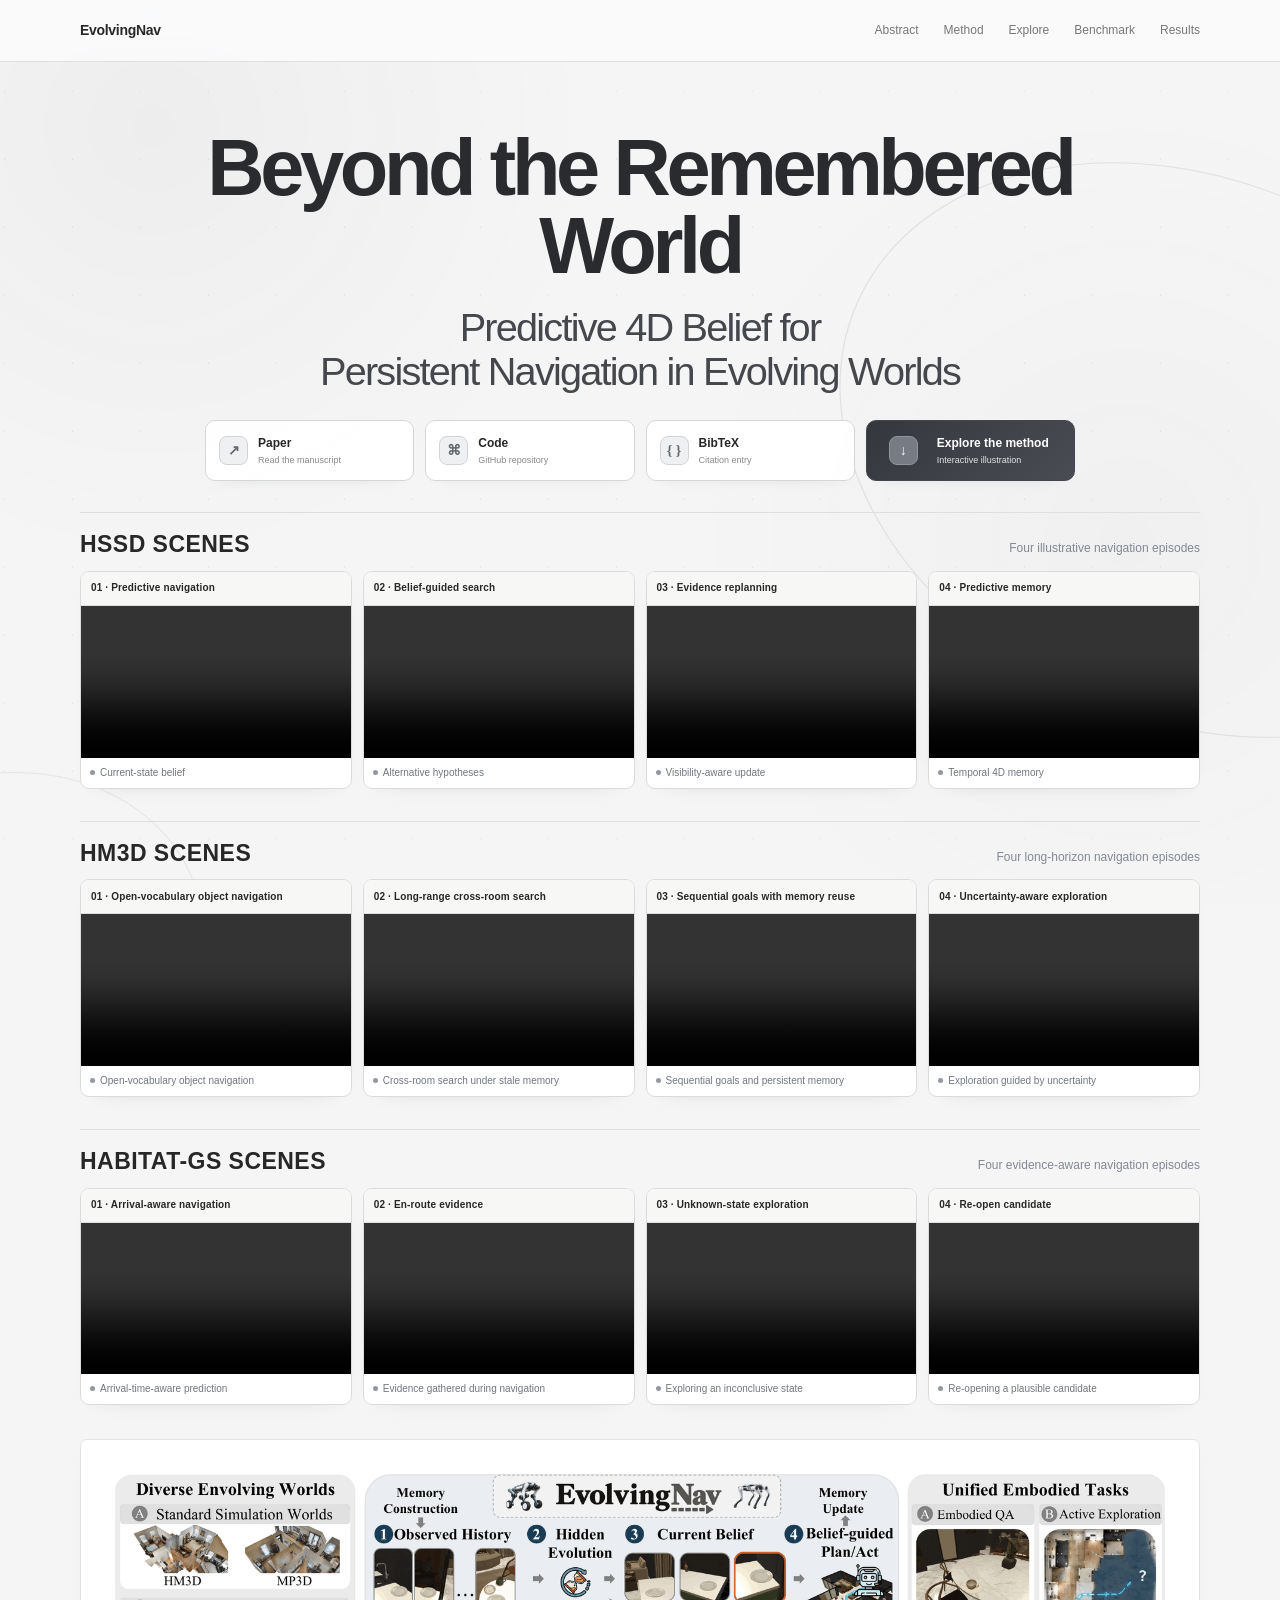
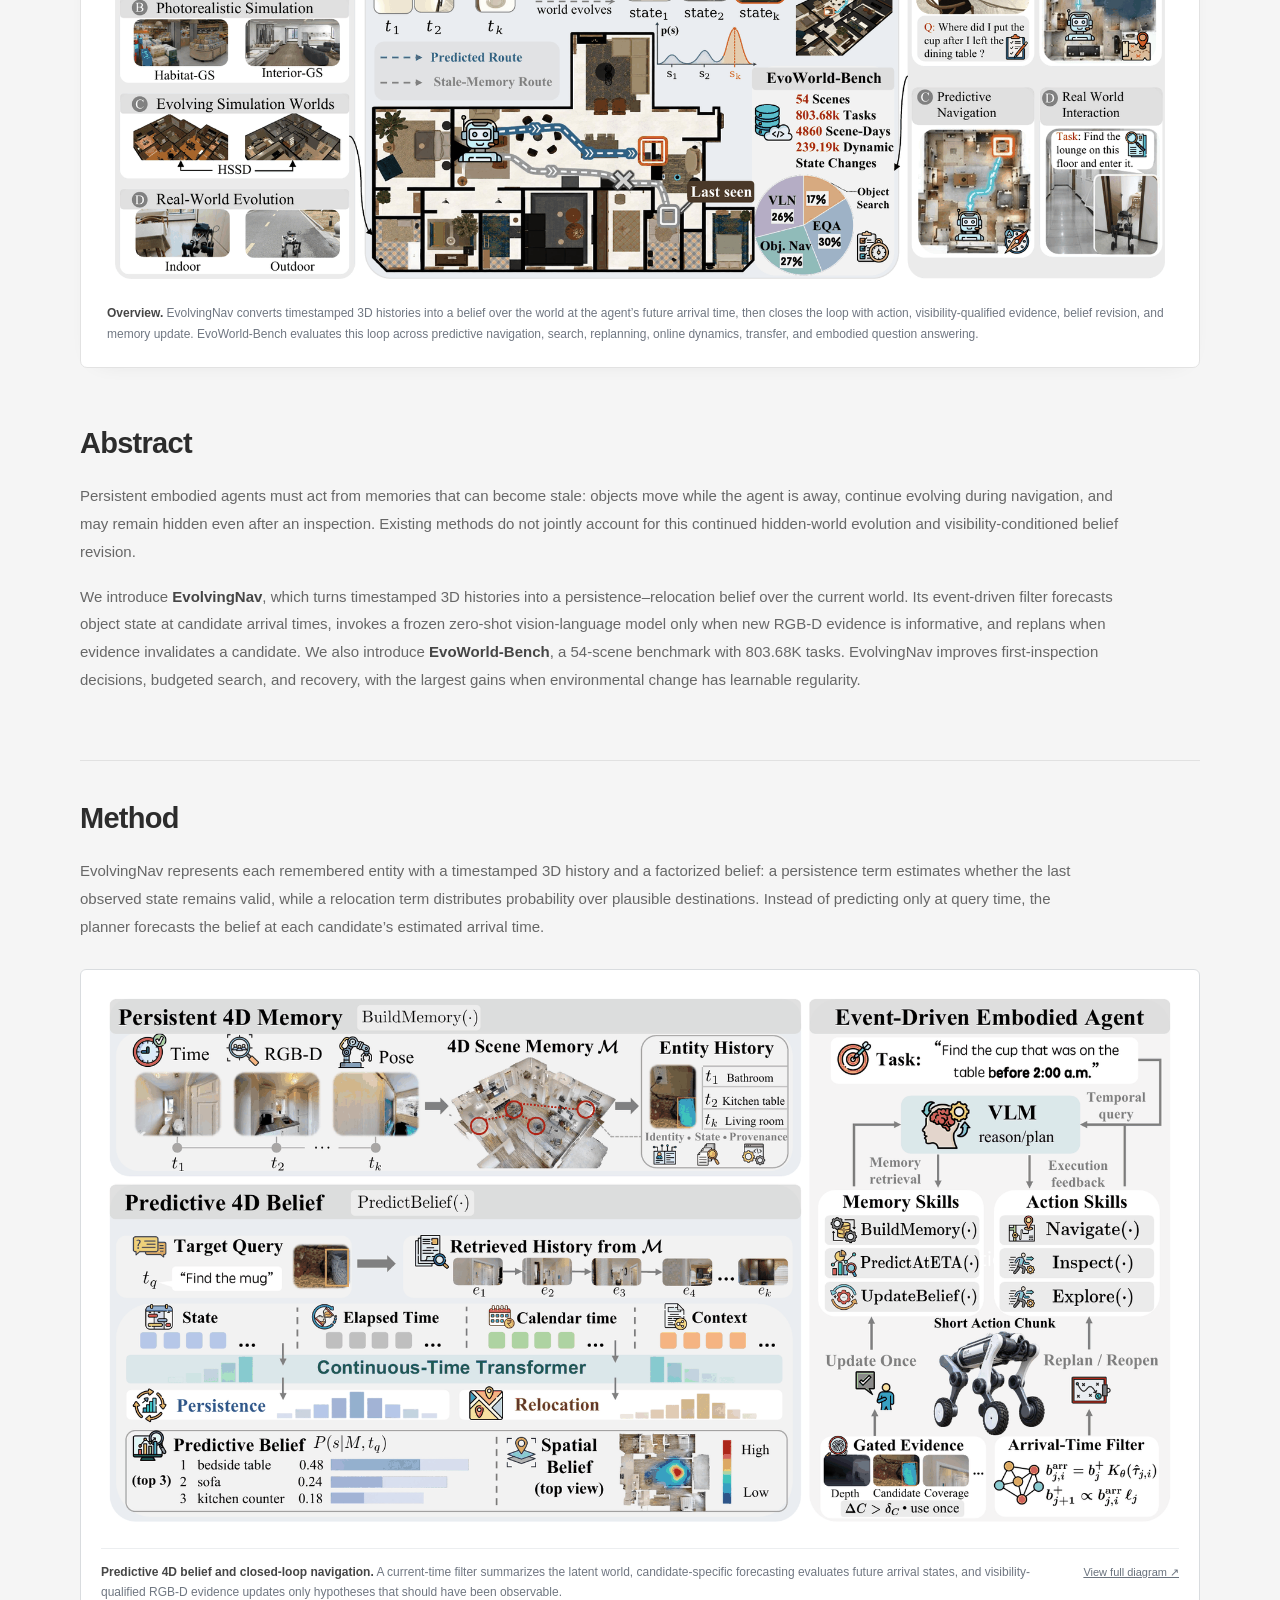
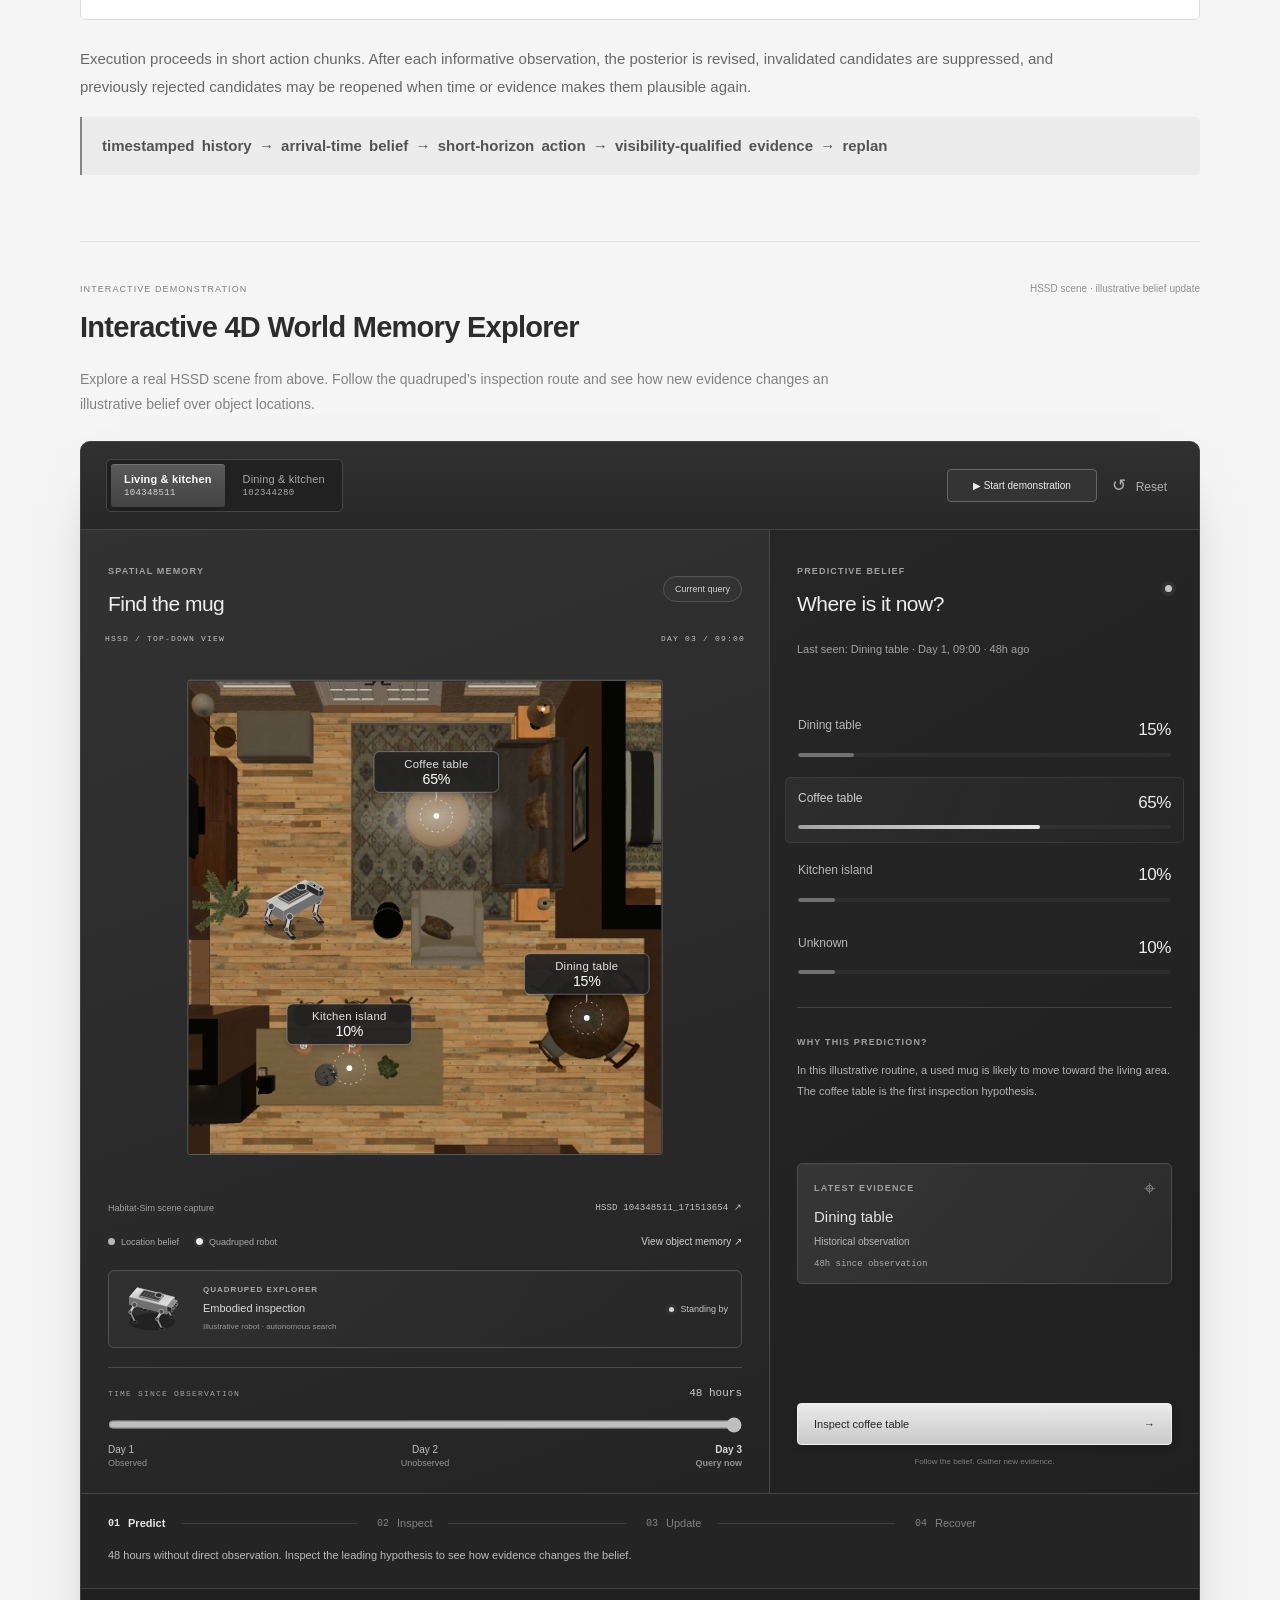
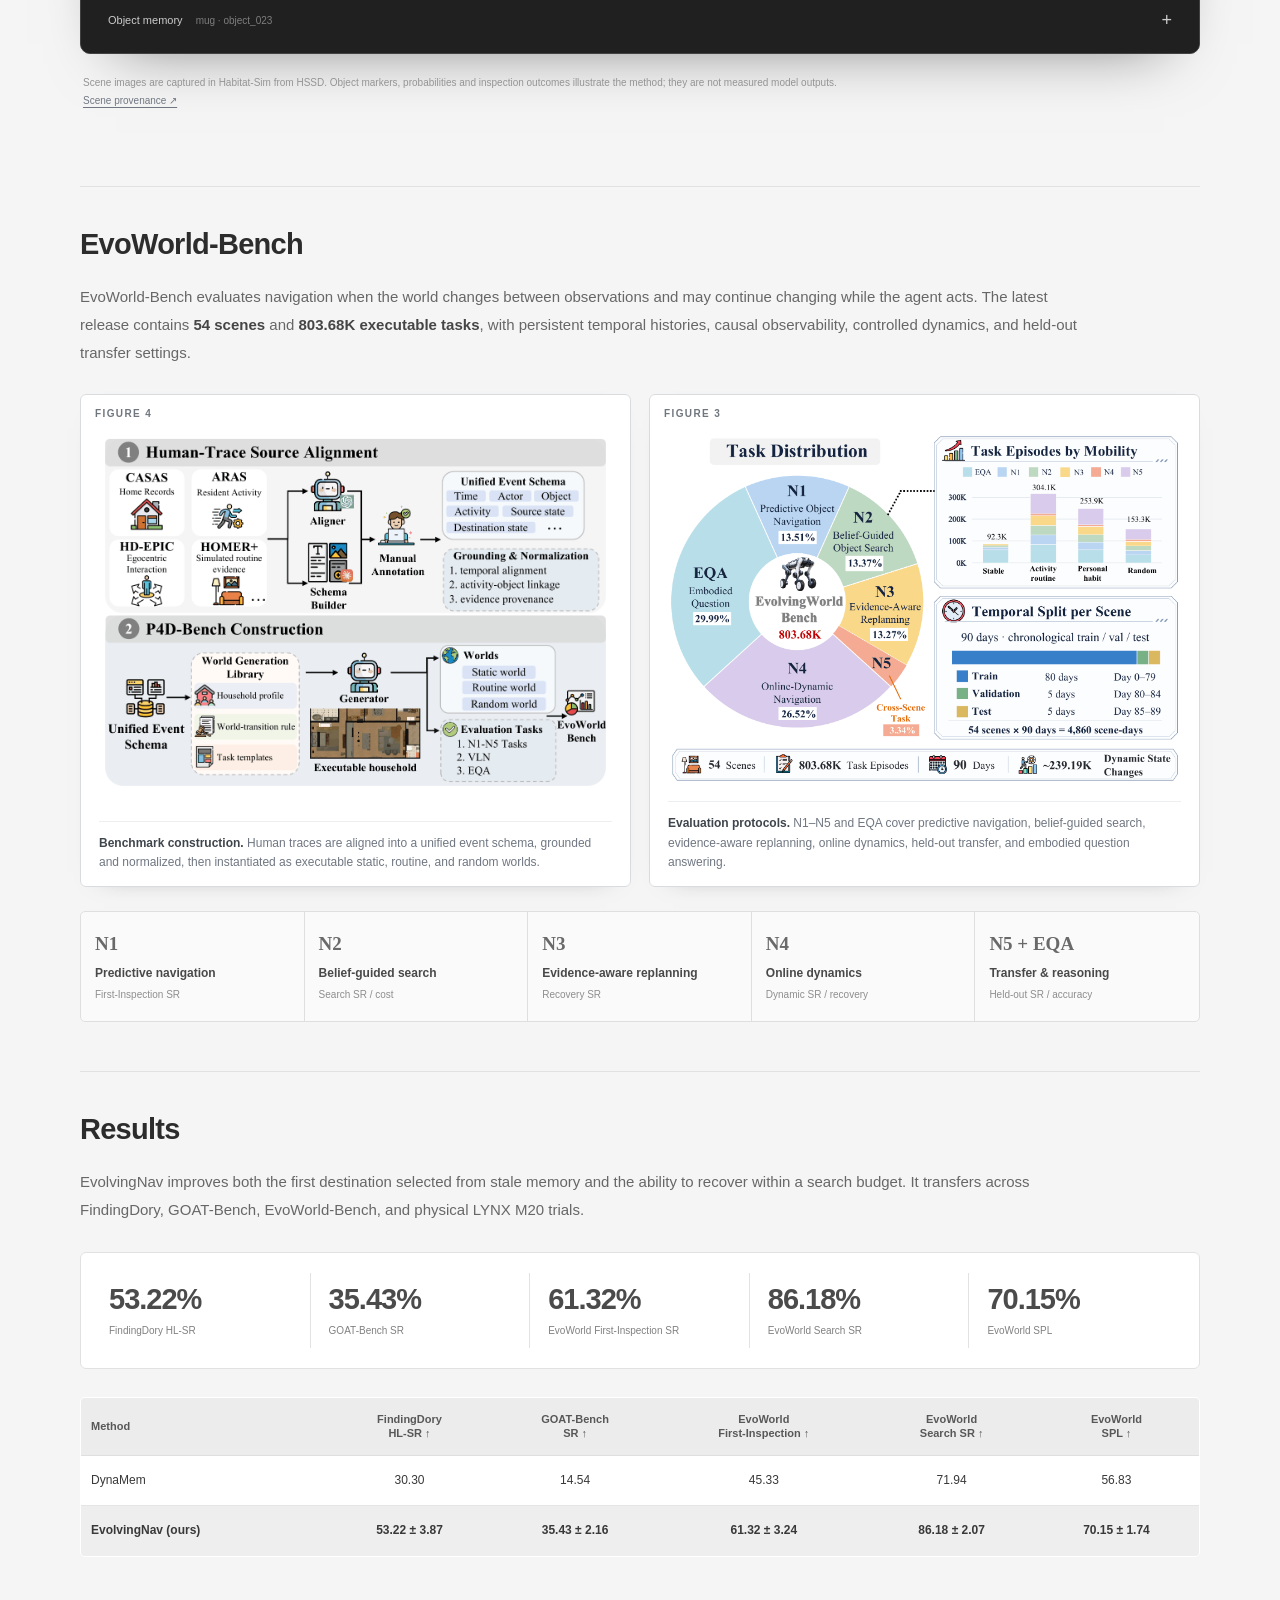
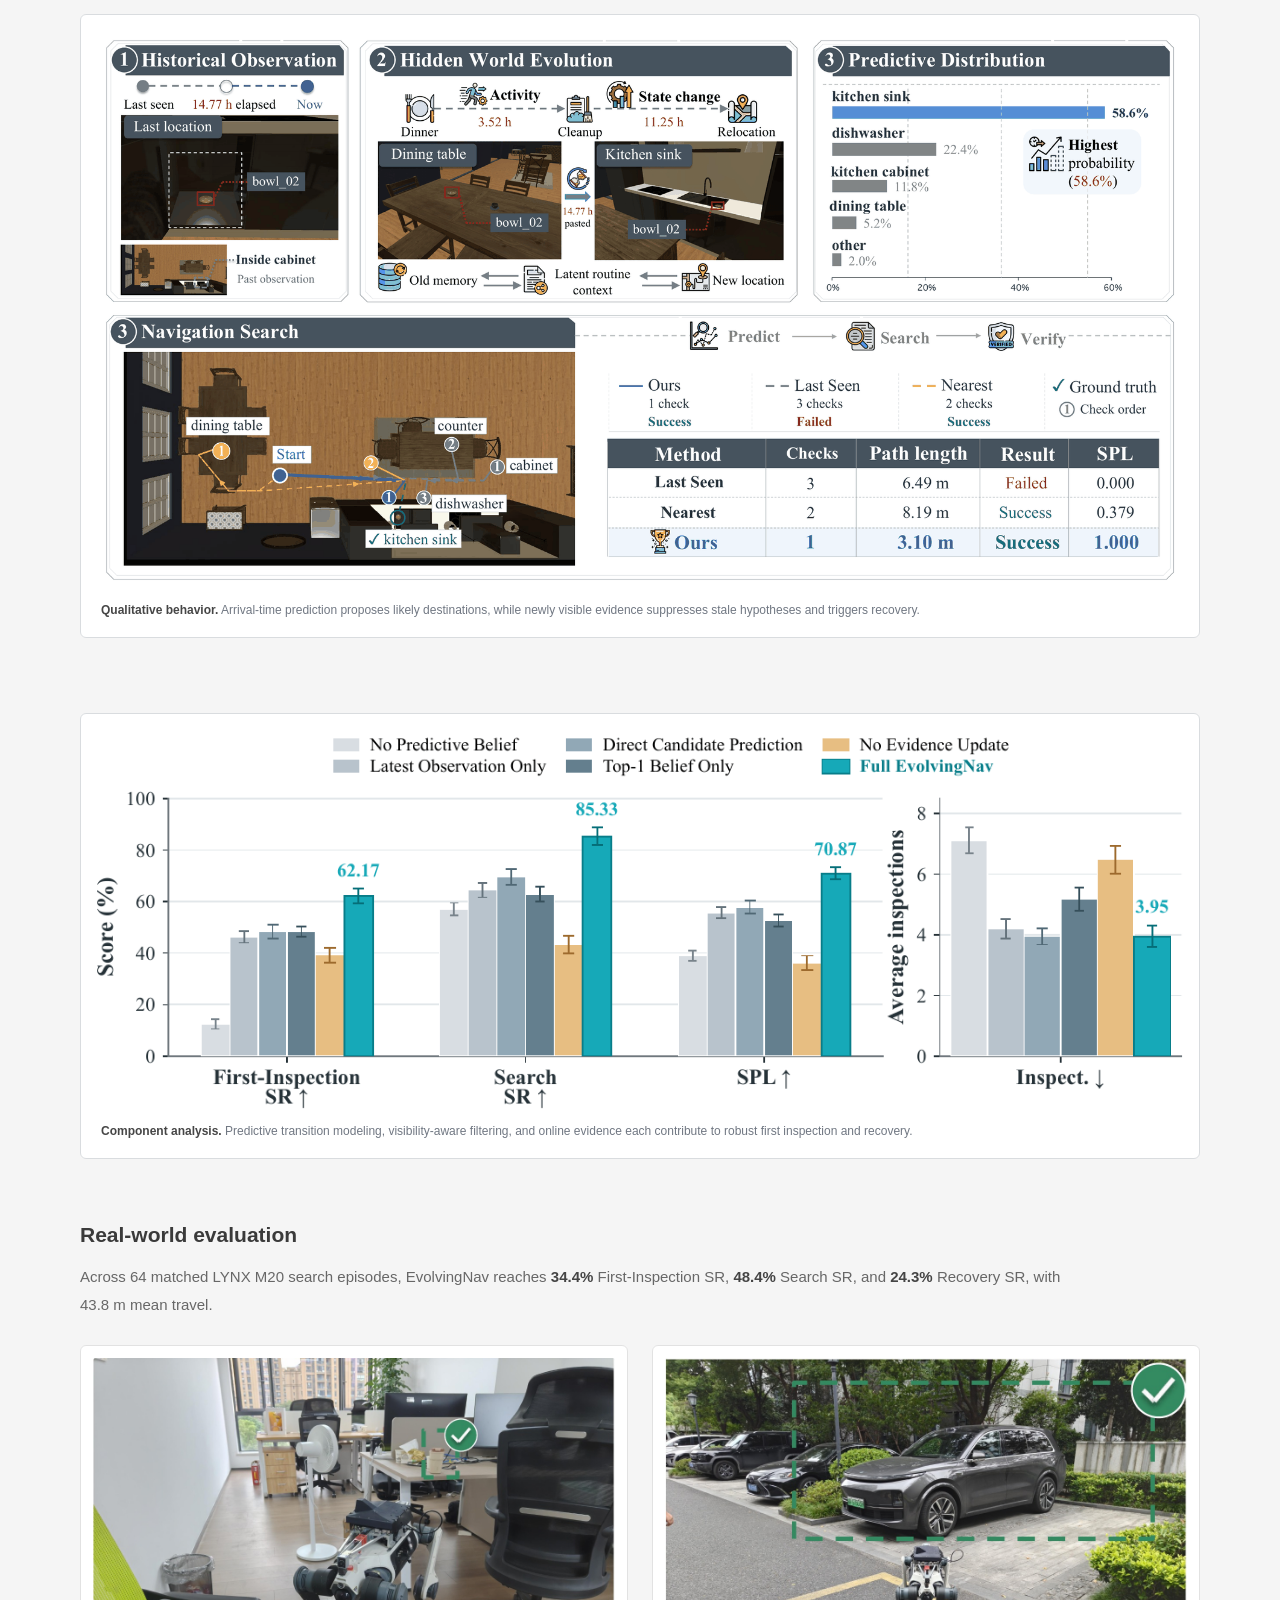
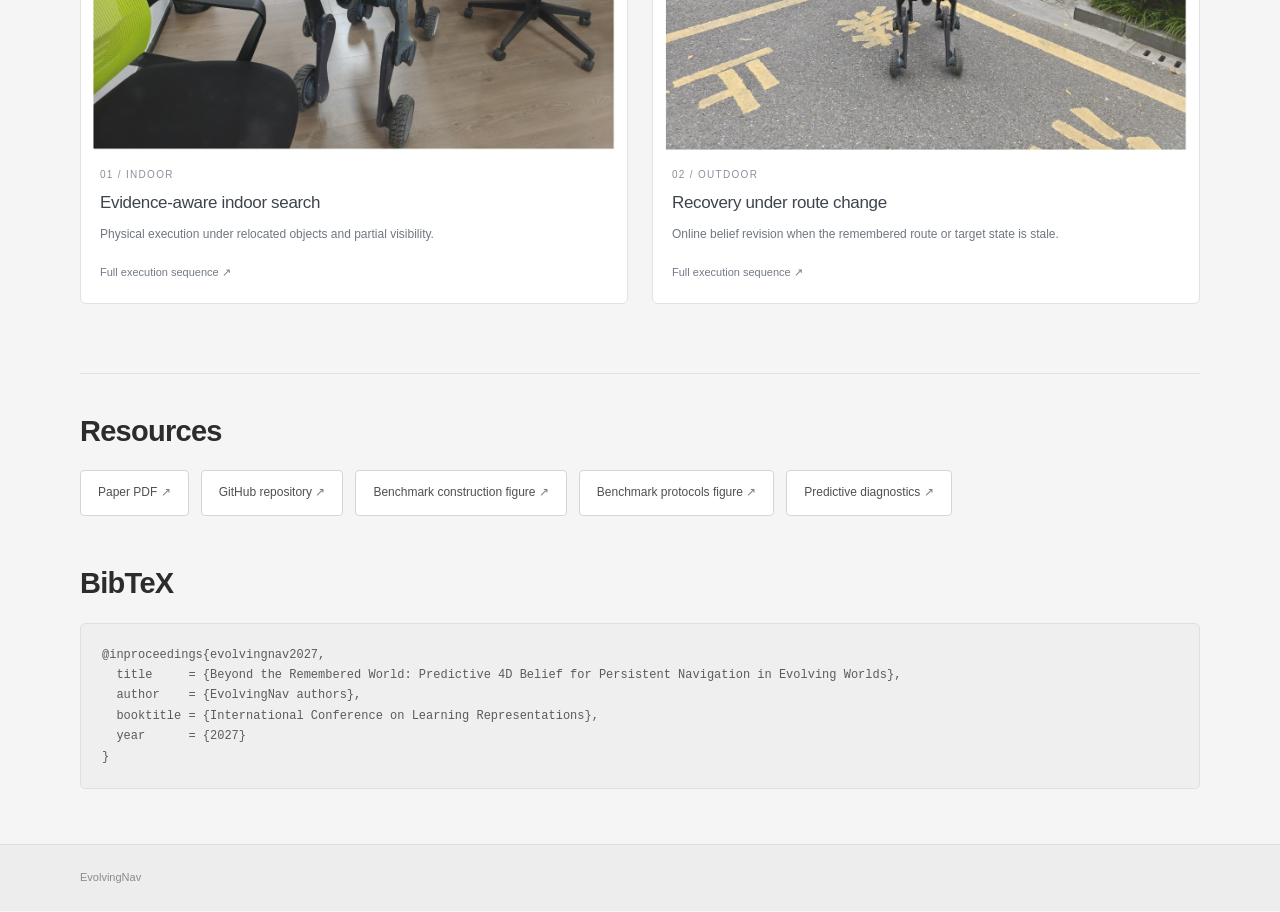
<file: index.html>
<!doctype html>
<html lang="en">
<head>
  <meta charset="utf-8" />
  <meta name="viewport" content="width=device-width, initial-scale=1" />
  <meta name="description" content="Beyond the Remembered World: Predictive 4D Belief for Persistent Navigation in Evolving Worlds" />
  <title>Beyond the Remembered World | EvolvingNav</title>
  <link rel="stylesheet" href="academic.css" />
  <link rel="stylesheet" href="layout-fixes.css" />
  <link rel="stylesheet" href="world-explorer.css" />
  <link rel="stylesheet" href="site-design.css" />
  <link rel="stylesheet" href="site-polish.css" />
  <link rel="stylesheet" href="site-update.css?v=20260924" />
  <script src="world-explorer.js" defer></script>
</head>
<body>
  <div class="site-background" aria-hidden="true"><span class="background-orbit background-orbit-one"></span><span class="background-orbit background-orbit-two"></span><span class="background-crosses"></span></div>
  <header class="site-header">
    <div class="page-width header-inner">
      <a href="#top" class="site-name">EvolvingNav</a>
      <nav aria-label="Page navigation"><a href="#abstract">Abstract</a><a href="#method">Method</a><a href="#explorer">Explore</a><a href="#benchmark">Benchmark</a><a href="#results">Results</a></nav>
    </div>
  </header>

  <main id="top" class="page-width">
    <section class="paper-heading">
      <h1 class="latest-paper-title"><span class="title-project">Beyond the Remembered World<span class="title-colon">:</span></span> <span class="title-description">Predictive 4D Belief for<br class="desktop" /> Persistent Navigation in Evolving Worlds</span></h1>
      <div class="paper-links" aria-label="Project resources">
        <a href="main.pdf" target="_blank" rel="noreferrer" class="resource-button"><span class="button-symbol">↗</span><span class="button-copy"><strong>Paper</strong><small>Read the manuscript</small></span></a>
        <a href="https://github.com/fengnian123/DR-AgentOS" target="_blank" rel="noreferrer" class="resource-button"><span class="button-symbol">⌘</span><span class="button-copy"><strong>Code</strong><small>GitHub repository</small></span></a>
        <a href="#bibtex" class="resource-button"><span class="button-symbol">{ }</span><span class="button-copy"><strong>BibTeX</strong><small>Citation entry</small></span></a>
        <a href="#explorer" class="resource-button explore-link"><span class="button-symbol">↓</span><span class="button-copy"><strong>Explore the method</strong><small>Interactive illustration</small></span></a>
      </div>
      <section class="hssd-demo-strip" aria-labelledby="hssd-scenes-title">
        <div class="hssd-demo-heading"><h2 id="hssd-scenes-title">HSSD SCENES</h2><span class="hssd-demo-note">Four illustrative navigation episodes</span></div>
        <div class="hssd-video-grid">
          <figure class="hssd-video-card"><div class="hssd-video-label">01 · Predictive navigation</div><div class="hssd-video-frame"><video src="https://raw.githubusercontent.com/fengnian123/DR-AgentOS/website-media/videos/HSSD/hssd_demo1_predictive_navigation.mp4" autoplay muted loop playsinline controls preload="metadata"></video></div><figcaption>Current-state belief</figcaption></figure>
          <figure class="hssd-video-card"><div class="hssd-video-label">02 · Belief-guided search</div><div class="hssd-video-frame"><video src="https://raw.githubusercontent.com/fengnian123/DR-AgentOS/website-media/videos/HSSD/hssd_demo2_belief_search.mp4" autoplay muted loop playsinline controls preload="metadata"></video></div><figcaption>Alternative hypotheses</figcaption></figure>
          <figure class="hssd-video-card"><div class="hssd-video-label">03 · Evidence replanning</div><div class="hssd-video-frame"><video src="https://raw.githubusercontent.com/fengnian123/DR-AgentOS/website-media/videos/HSSD/hssd_demo3_evidence_replanning.mp4" autoplay muted loop playsinline controls preload="metadata"></video></div><figcaption>Visibility-aware update</figcaption></figure>
          <figure class="hssd-video-card"><div class="hssd-video-label">04 · Predictive memory</div><div class="hssd-video-frame"><video src="https://raw.githubusercontent.com/fengnian123/DR-AgentOS/website-media/videos/HSSD/hssd_demo4_predictive_memory.mp4" autoplay muted loop playsinline controls preload="metadata"></video></div><figcaption>Temporal 4D memory</figcaption></figure>
        </div>
      </section>

      <section class="hssd-demo-strip" aria-labelledby="hm3d-scenes-title">
        <div class="hssd-demo-heading"><h2 id="hm3d-scenes-title">HM3D SCENES</h2><span class="hssd-demo-note">Four long-horizon navigation episodes</span></div>
        <div class="hssd-video-grid">
          <figure class="hssd-video-card"><div class="hssd-video-label">01 · Open-vocabulary object navigation</div><div class="hssd-video-frame"><video src="https://raw.githubusercontent.com/fengnian123/DR-AgentOS/website-media/videos/HM3D/hm3d_demo1_open_vocabulary_objectnav.mp4" autoplay muted loop playsinline controls preload="metadata"></video></div><figcaption>Open-vocabulary object navigation</figcaption></figure>
          <figure class="hssd-video-card"><div class="hssd-video-label">02 · Long-range cross-room search</div><div class="hssd-video-frame"><video src="https://raw.githubusercontent.com/fengnian123/DR-AgentOS/website-media/videos/HM3D/hm3d_demo2_long_range_cross_room_search.mp4" autoplay muted loop playsinline controls preload="metadata"></video></div><figcaption>Cross-room search under stale memory</figcaption></figure>
          <figure class="hssd-video-card"><div class="hssd-video-label">03 · Sequential goals with memory reuse</div><div class="hssd-video-frame"><video src="https://raw.githubusercontent.com/fengnian123/DR-AgentOS/website-media/videos/HM3D/hm3d_demo3_sequential_goal_memory_reuse.mp4" autoplay muted loop playsinline controls preload="metadata"></video></div><figcaption>Sequential goals and persistent memory</figcaption></figure>
          <figure class="hssd-video-card"><div class="hssd-video-label">04 · Uncertainty-aware exploration</div><div class="hssd-video-frame"><video src="https://raw.githubusercontent.com/fengnian123/DR-AgentOS/website-media/videos/HM3D/hm3d_demo4_uncertainty_aware_exploration.mp4" autoplay muted loop playsinline controls preload="metadata"></video></div><figcaption>Exploration guided by uncertainty</figcaption></figure>
        </div>
      </section>

      <section class="hssd-demo-strip" aria-labelledby="habitat-scenes-title">
        <div class="hssd-demo-heading"><h2 id="habitat-scenes-title">HABITAT-GS SCENES</h2><span class="hssd-demo-note">Four evidence-aware navigation episodes</span></div>
        <div class="hssd-video-grid">
          <figure class="hssd-video-card"><div class="hssd-video-label">01 · Arrival-aware navigation</div><div class="hssd-video-frame"><video src="https://raw.githubusercontent.com/fengnian123/DR-AgentOS/website-media/videos/Habitat-GS/habitat_gs_demo1_arrival_aware.mp4" autoplay muted loop playsinline controls preload="metadata"></video></div><figcaption>Arrival-time-aware prediction</figcaption></figure>
          <figure class="hssd-video-card"><div class="hssd-video-label">02 · En-route evidence</div><div class="hssd-video-frame"><video src="https://raw.githubusercontent.com/fengnian123/DR-AgentOS/website-media/videos/Habitat-GS/habitat_gs_demo2_enroute_evidence.mp4" autoplay muted loop playsinline controls preload="metadata"></video></div><figcaption>Evidence gathered during navigation</figcaption></figure>
          <figure class="hssd-video-card"><div class="hssd-video-label">03 · Unknown-state exploration</div><div class="hssd-video-frame"><video src="https://raw.githubusercontent.com/fengnian123/DR-AgentOS/website-media/videos/Habitat-GS/habitat_gs_demo3_unknown_exploration.mp4" autoplay muted loop playsinline controls preload="metadata"></video></div><figcaption>Exploring an inconclusive state</figcaption></figure>
          <figure class="hssd-video-card"><div class="hssd-video-label">04 · Re-open candidate</div><div class="hssd-video-frame"><video src="https://raw.githubusercontent.com/fengnian123/DR-AgentOS/website-media/videos/Habitat-GS/habitat_gs_demo4_reopen_candidate.mp4" autoplay muted loop playsinline controls preload="metadata"></video></div><figcaption>Re-opening a plausible candidate</figcaption></figure>
        </div>
      </section>
    </section>

    <figure class="main-figure">
      <img src="figures/overview_web_latest.png" alt="Overview of EvolvingNav, predictive 4D belief, EvoWorld-Bench, and persistent navigation tasks" width="1800" height="718" />
      <figcaption><b>Overview.</b> EvolvingNav converts timestamped 3D histories into a belief over the world at the agent’s future arrival time, then closes the loop with action, visibility-qualified evidence, belief revision, and memory update. EvoWorld-Bench evaluates this loop across predictive navigation, search, replanning, online dynamics, transfer, and embodied question answering.</figcaption>
    </figure>

    <section id="abstract" class="paper-section abstract-section">
      <h2>Abstract</h2>
      <p>Persistent embodied agents must act from memories that can become stale: objects move while the agent is away, continue evolving during navigation, and may remain hidden even after an inspection. Existing methods do not jointly account for this continued hidden-world evolution and visibility-conditioned belief revision.</p>
      <p>We introduce <b>EvolvingNav</b>, which turns timestamped 3D histories into a persistence–relocation belief over the current world. Its event-driven filter forecasts object state at candidate arrival times, invokes a frozen zero-shot vision-language model only when new RGB-D evidence is informative, and replans when evidence invalidates a candidate. We also introduce <b>EvoWorld-Bench</b>, a 54-scene benchmark with 803.68K tasks. EvolvingNav improves first-inspection decisions, budgeted search, and recovery, with the largest gains when environmental change has learnable regularity.</p>
    </section>

    <section id="method" class="paper-section">
      <h2>Method</h2>
      <p>EvolvingNav represents each remembered entity with a timestamped 3D history and a factorized belief: a persistence term estimates whether the last observed state remains valid, while a relocation term distributes probability over plausible destinations. Instead of predicting only at query time, the planner forecasts the belief at each candidate’s estimated arrival time.</p>
      <figure class="paper-figure full latest-method-figure"><a class="figure-open" href="figures/method.pdf" target="_blank" rel="noreferrer" aria-label="Open the complete EvolvingNav method figure"><img src="figures/method_web_latest.png" alt="EvolvingNav pipeline from temporal 3D memory to arrival-time belief, inspection, and evidence-conditioned replanning" loading="lazy" width="1800" height="909" /></a><figcaption><div><b>Predictive 4D belief and closed-loop navigation.</b> A current-time filter summarizes the latent world, candidate-specific forecasting evaluates future arrival states, and visibility-qualified RGB-D evidence updates only hypotheses that should have been observable.</div><a href="figures/method.pdf" target="_blank" rel="noreferrer">View full diagram ↗</a></figcaption></figure>
      <p>Execution proceeds in short action chunks. After each informative observation, the posterior is revised, invalidated candidates are suppressed, and previously rejected candidates may be reopened when time or evidence makes them plausible again.</p>
      <p class="equation-note"><span>timestamped history</span> → <span>arrival-time belief</span> → <span>short-horizon action</span> → <span>visibility-qualified evidence</span> → <span>replan</span></p>
    </section>

    <section id="explorer" class="paper-section explorer-section" aria-labelledby="explorer-title">
      <div class="ex-intro"><span class="ex-eyebrow">INTERACTIVE DEMONSTRATION</span><span class="ex-demo-label">HSSD scene · illustrative belief update</span></div>
      <h2 id="explorer-title">Interactive 4D World Memory Explorer</h2>
      <p class="ex-description">Explore a real HSSD scene from above. Follow the quadruped’s inspection route and see how new evidence changes an illustrative belief over object locations.</p>
      <div class="ex-shell" id="world-explorer" hidden>
        <div class="ex-toolbar"><div class="ex-scenes" role="group" aria-label="Select an HSSD scene"><button type="button" data-scene="living" aria-pressed="true">Living &amp; kitchen <span>104348511</span></button><button type="button" data-scene="dining" aria-pressed="false">Dining &amp; kitchen <span>102344280</span></button></div><div class="ex-controls"><button type="button" id="ex-play" class="ex-play">▶ Start demonstration</button><button type="button" class="ex-reset" id="ex-reset">↺ <span>Reset</span></button></div></div>
        <div class="ex-workspace">
          <div class="ex-scene-panel"><div class="ex-panel-heading"><div><span class="ex-eyebrow">SPATIAL MEMORY</span><h3 id="ex-task">Find the mug</h3></div><span class="ex-pill" id="ex-phase">Current query</span></div>
            <div class="ex-map-wrap"><div class="ex-map-meta"><span>HSSD / TOP-DOWN VIEW</span><span id="ex-map-clock">DAY 03 / 09:00</span></div><svg id="ex-map" viewBox="0 0 720 600" role="img" aria-labelledby="ex-map-title ex-map-desc"><title id="ex-map-title">HSSD top-down scene</title><desc id="ex-map-desc">A real HSSD scene with illustrative candidate locations and an inspection route.</desc></svg></div>
            <div class="ex-scene-credit"><span>Habitat-Sim scene capture</span><a id="ex-scene-source" href="assets/explorer/hssd_104348511_topdown.png" target="_blank" rel="noreferrer">HSSD 104348511_171513654</a></div><div class="ex-legend"><span><i class="ex-key ex-key-belief"></i>Location belief</span><span><i class="ex-key ex-key-agent"></i>Quadruped robot</span><button type="button" id="ex-inspect-memory">View object memory ↗</button></div>
            <div class="ex-robot-dock"><svg viewBox="-55 -55 110 78" aria-hidden="true"><g id="ex-robot-preview"></g></svg><div><span class="ex-eyebrow">QUADRUPED EXPLORER</span><strong>Embodied inspection</strong><span class="ex-robot-caption">Illustrative robot · autonomous search</span></div><span class="ex-robot-state"><i></i><span id="ex-robot-status">Standing by</span></span></div><div class="ex-timeline"><div class="ex-timeline-heading"><label for="ex-time">TIME SINCE OBSERVATION</label><output id="ex-elapsed" for="ex-time">48 hours</output></div><input id="ex-time" type="range" min="0" max="48" value="48" step="1" aria-label="Hours since last observation"/><div class="ex-time-stops"><button type="button" data-time="0">Day 1 <span>Observed</span></button><button type="button" data-time="24">Day 2 <span>Unobserved</span></button><button type="button" data-time="48">Day 3 <span>Query now</span></button></div></div>
          </div>
          <div class="ex-belief-panel"><div class="ex-panel-heading"><div><span class="ex-eyebrow">PREDICTIVE BELIEF</span><h3>Where is it now?</h3></div><span class="ex-live-dot" aria-hidden="true"></span></div><p id="ex-context" class="ex-context"></p><div id="ex-distribution" class="ex-distribution"></div><div class="ex-reason"><span class="ex-eyebrow" id="ex-reason-title">WHY THIS PREDICTION?</span><p id="ex-explanation"></p></div><div class="ex-evidence-card"><div><span class="ex-eyebrow">LATEST EVIDENCE</span><span class="ex-evidence-icon" aria-hidden="true">⌖</span></div><strong id="ex-evidence-location">Table</strong><span id="ex-evidence-source">Historical observation</span><small id="ex-evidence-age">48h since observation</small></div><div class="ex-action-area"><button type="button" id="ex-action" class="ex-primary">Inspect cabinet <span>→</span></button><p id="ex-action-hint">Follow the belief. Gather new evidence.</p></div></div>
        </div>
        <div class="ex-bottom"><ol class="ex-steps" aria-label="Evidence loop"><li data-step="0">01 <span>Predict</span></li><li data-step="1">02 <span>Inspect</span></li><li data-step="2">03 <span>Update</span></li><li data-step="3">04 <span>Recover</span></li></ol><p id="ex-status" role="status" aria-live="polite" aria-atomic="true"></p></div>
        <details class="ex-memory" id="ex-memory"><summary><span>Object memory <span id="ex-memory-name"></span></span><span class="ex-memory-toggle" aria-hidden="true">+</span></summary><div class="ex-memory-content" id="ex-memory-content"></div></details>
      </div>
      <noscript><p>This interactive illustration needs JavaScript. It demonstrates how historical observations become current beliefs, and how new inspection evidence updates those beliefs.</p></noscript>
      <p class="ex-footnote">Scene images are captured in Habitat-Sim from HSSD. Object markers, probabilities and inspection outcomes illustrate the method; they are not measured model outputs. <a href="assets/explorer/scene-provenance.json" target="_blank" rel="noreferrer">Scene provenance ↗</a></p>
    </section>

    <section id="benchmark" class="paper-section">
      <h2>EvoWorld-Bench</h2>
      <p>EvoWorld-Bench evaluates navigation when the world changes between observations and may continue changing while the agent acts. The latest release contains <b>54 scenes</b> and <b>803.68K executable tasks</b>, with persistent temporal histories, causal observability, controlled dynamics, and held-out transfer settings.</p>
      <div class="benchmark-figure-grid">
        <figure class="paper-figure benchmark-figure"><span class="figure-number">Figure 4</span><a class="figure-open" href="figures/dataset-generate.pdf" target="_blank" rel="noreferrer"><img src="figures/benchmark_figure4_web.png" alt="Figure 4: EvoWorld-Bench construction pipeline from human traces to executable evolving worlds" loading="lazy" width="1255" height="884" /></a><figcaption><b>Benchmark construction.</b> Human traces are aligned into a unified event schema, grounded and normalized, then instantiated as executable static, routine, and random worlds.</figcaption></figure>
        <figure class="paper-figure benchmark-figure"><span class="figure-number">Figure 3</span><a class="figure-open" href="figures/P4D_Benchmark.pdf" target="_blank" rel="noreferrer"><img src="figures/benchmark_figure3_web.png" alt="Figure 3: EvoWorld-Bench task distribution, mobility patterns, and evaluation protocols" loading="lazy" width="1734" height="1195" /></a><figcaption><b>Evaluation protocols.</b> N1–N5 and EQA cover predictive navigation, belief-guided search, evidence-aware replanning, online dynamics, held-out transfer, and embodied question answering.</figcaption></figure>
      </div>
      <div class="protocol-table"><div><b>N1</b><span>Predictive navigation</span><small>First-Inspection SR</small></div><div><b>N2</b><span>Belief-guided search</span><small>Search SR / cost</small></div><div><b>N3</b><span>Evidence-aware replanning</span><small>Recovery SR</small></div><div><b>N4</b><span>Online dynamics</span><small>Dynamic SR / recovery</small></div><div><b>N5 + EQA</b><span>Transfer &amp; reasoning</span><small>Held-out SR / accuracy</small></div></div>
    </section>

    <section id="results" class="paper-section">
      <h2>Results</h2>
      <p>EvolvingNav improves both the first destination selected from stale memory and the ability to recover within a search budget. It transfers across FindingDory, GOAT-Bench, EvoWorld-Bench, and physical LYNX M20 trials.</p>
      <div class="result-row"><div class="result"><strong>53.22%</strong><span>FindingDory HL-SR</span></div><div class="result"><strong>35.43%</strong><span>GOAT-Bench SR</span></div><div class="result"><strong>61.32%</strong><span>EvoWorld First-Inspection SR</span></div><div class="result"><strong>86.18%</strong><span>EvoWorld Search SR</span></div><div class="result"><strong>70.15%</strong><span>EvoWorld SPL</span></div></div>
      <table class="results-table"><thead><tr><th>Method</th><th>FindingDory<br />HL-SR ↑</th><th>GOAT-Bench<br />SR ↑</th><th>EvoWorld<br />First-Inspection ↑</th><th>EvoWorld<br />Search SR ↑</th><th>EvoWorld<br />SPL ↑</th></tr></thead><tbody><tr><td>DynaMem</td><td>30.30</td><td>14.54</td><td>45.33</td><td>71.94</td><td>56.83</td></tr><tr class="ours"><td><b>EvolvingNav (ours)</b></td><td><b>53.22 ± 3.87</b></td><td><b>35.43 ± 2.16</b></td><td><b>61.32 ± 3.24</b></td><td><b>86.18 ± 2.07</b></td><td><b>70.15 ± 1.74</b></td></tr></tbody></table>
      <div class="latest-results-figures">
        <figure class="paper-figure full"><a class="figure-open" href="figures/P4D_CaseStudy.pdf" target="_blank" rel="noreferrer"><img src="figures/case_study_web_latest.png" alt="Qualitative EvoWorld-Bench cases showing predictive search and evidence-aware replanning" loading="lazy" width="1800" height="926" /></a><figcaption><b>Qualitative behavior.</b> Arrival-time prediction proposes likely destinations, while newly visible evidence suppresses stale hypotheses and triggers recovery.</figcaption></figure>
        <figure class="paper-figure full compact-result-figure"><a class="figure-open" href="figures/core_component_ablation_grouped.pdf" target="_blank" rel="noreferrer"><img src="figures/ablation_web_latest.png" alt="Ablation study of EvolvingNav components" loading="lazy" width="1172" height="410" /></a><figcaption><b>Component analysis.</b> Predictive transition modeling, visibility-aware filtering, and online evidence each contribute to robust first inspection and recovery.</figcaption></figure>
      </div>
      <h3>Real-world evaluation</h3>
      <p>Across 64 matched LYNX M20 search episodes, EvolvingNav reaches <b>34.4%</b> First-Inspection SR, <b>48.4%</b> Search SR, and <b>24.3%</b> Recovery SR, with 43.8 m mean travel.</p>
      <div class="figure-grid real-world">
        <figure class="paper-figure"><div class="real-world-media"><img src="figures/real_indoor_frame.jpg" alt="Quadruped robot during an indoor search episode" loading="lazy" width="1200" height="900" /></div><figcaption><span class="case-kicker">01 / INDOOR</span><b>Evidence-aware indoor search</b><span>Physical execution under relocated objects and partial visibility.</span><a href="figures/Real_World_Case_third_2.pdf" target="_blank" rel="noreferrer">Full execution sequence ↗</a></figcaption></figure>
        <figure class="paper-figure"><div class="real-world-media"><img src="figures/real_outdoor_frame.jpg" alt="Quadruped robot during an outdoor search episode" loading="lazy" width="1200" height="900" /></div><figcaption><span class="case-kicker">02 / OUTDOOR</span><b>Recovery under route change</b><span>Online belief revision when the remembered route or target state is stale.</span><a href="figures/Real_World_Case_third_1.pdf" target="_blank" rel="noreferrer">Full execution sequence ↗</a></figcaption></figure>
      </div>
    </section>

    <section class="paper-section resources"><h2>Resources</h2><div class="resource-links"><a href="main.pdf" target="_blank" rel="noreferrer">Paper PDF <span>↗</span></a><a href="https://github.com/fengnian123/DR-AgentOS" target="_blank" rel="noreferrer">GitHub repository <span>↗</span></a><a href="figures/dataset-generate.pdf" target="_blank" rel="noreferrer">Benchmark construction figure <span>↗</span></a><a href="figures/P4D_Benchmark.pdf" target="_blank" rel="noreferrer">Benchmark protocols figure <span>↗</span></a><a href="figures/predictive-memory.pdf" target="_blank" rel="noreferrer">Predictive diagnostics <span>↗</span></a></div></section>

    <section id="bibtex" class="paper-section bibtex"><h2>BibTeX</h2><pre>@inproceedings{evolvingnav2027,
  title     = {Beyond the Remembered World: Predictive 4D Belief for Persistent Navigation in Evolving Worlds},
  author    = {EvolvingNav authors},
  booktitle = {International Conference on Learning Representations},
  year      = {2027}
}</pre></section>
  </main>
  <footer><div class="page-width">EvolvingNav</div></footer>
</body>
</html>
</file>
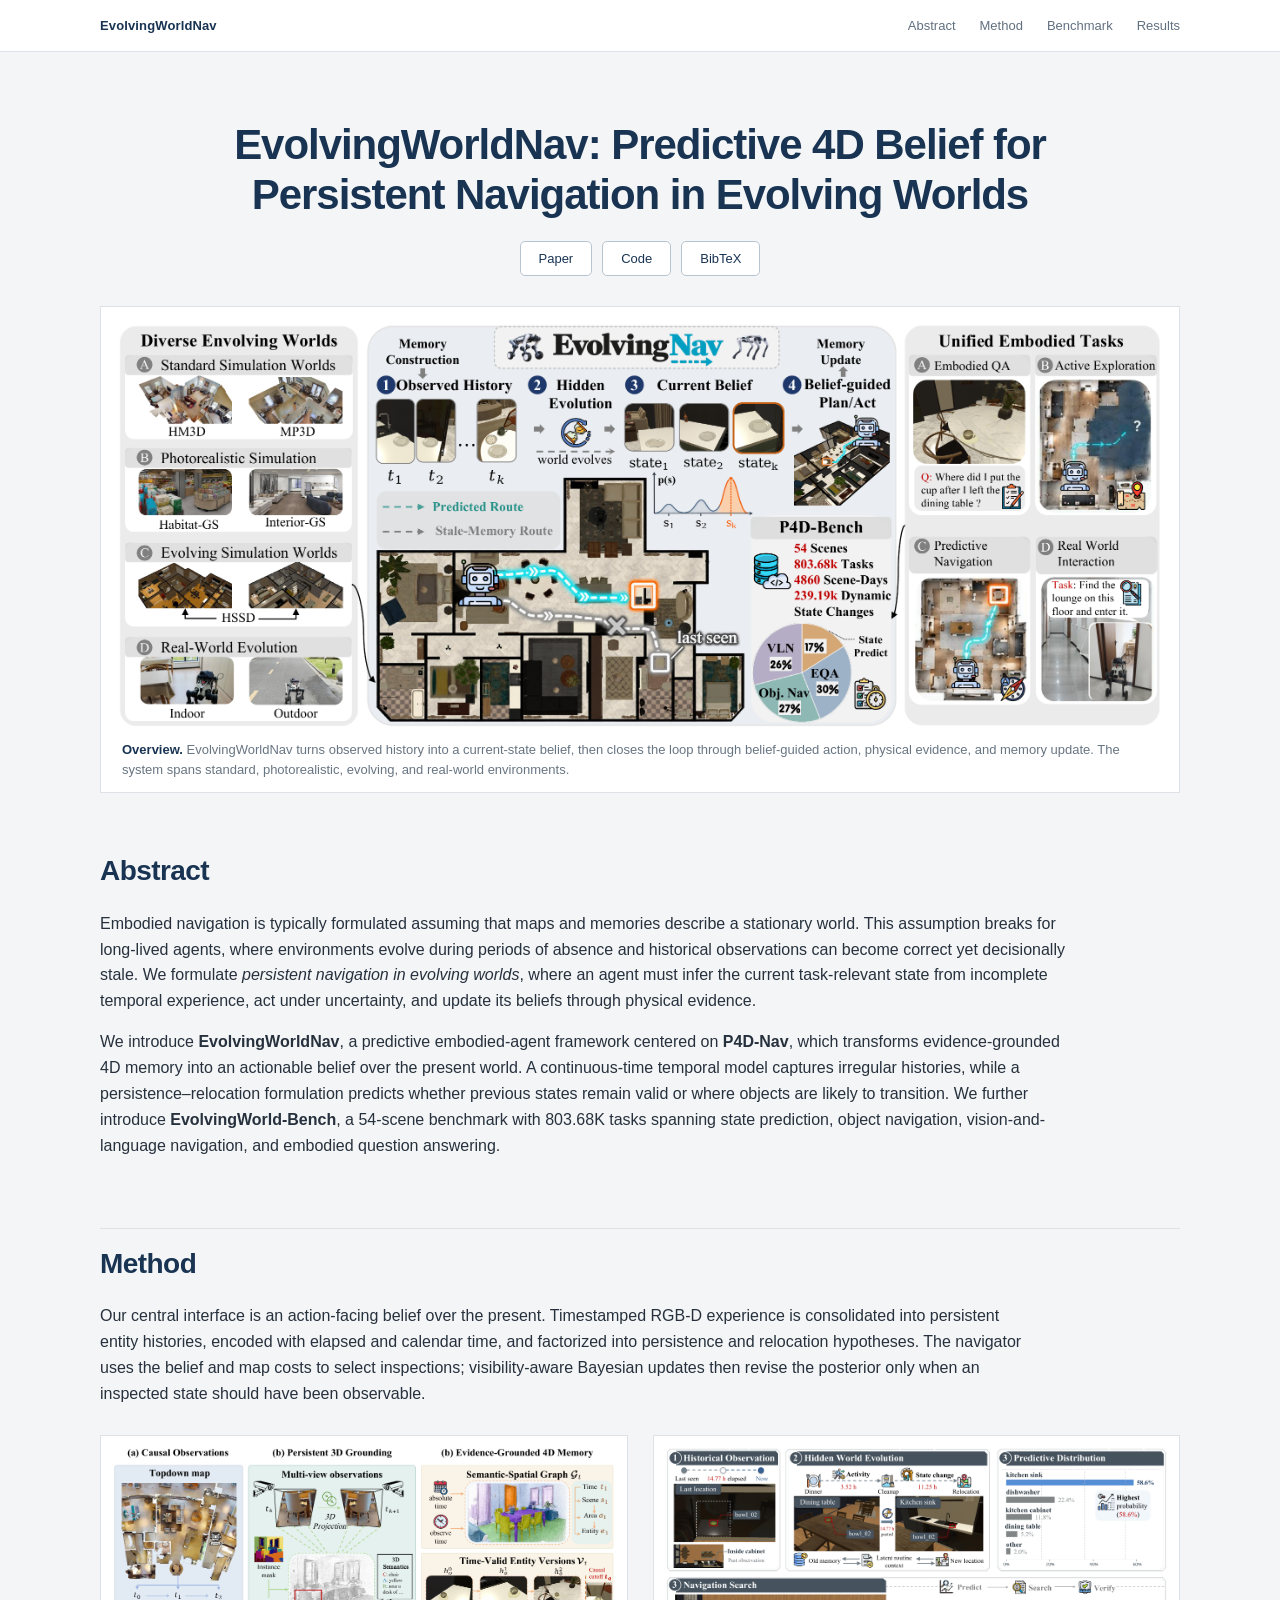
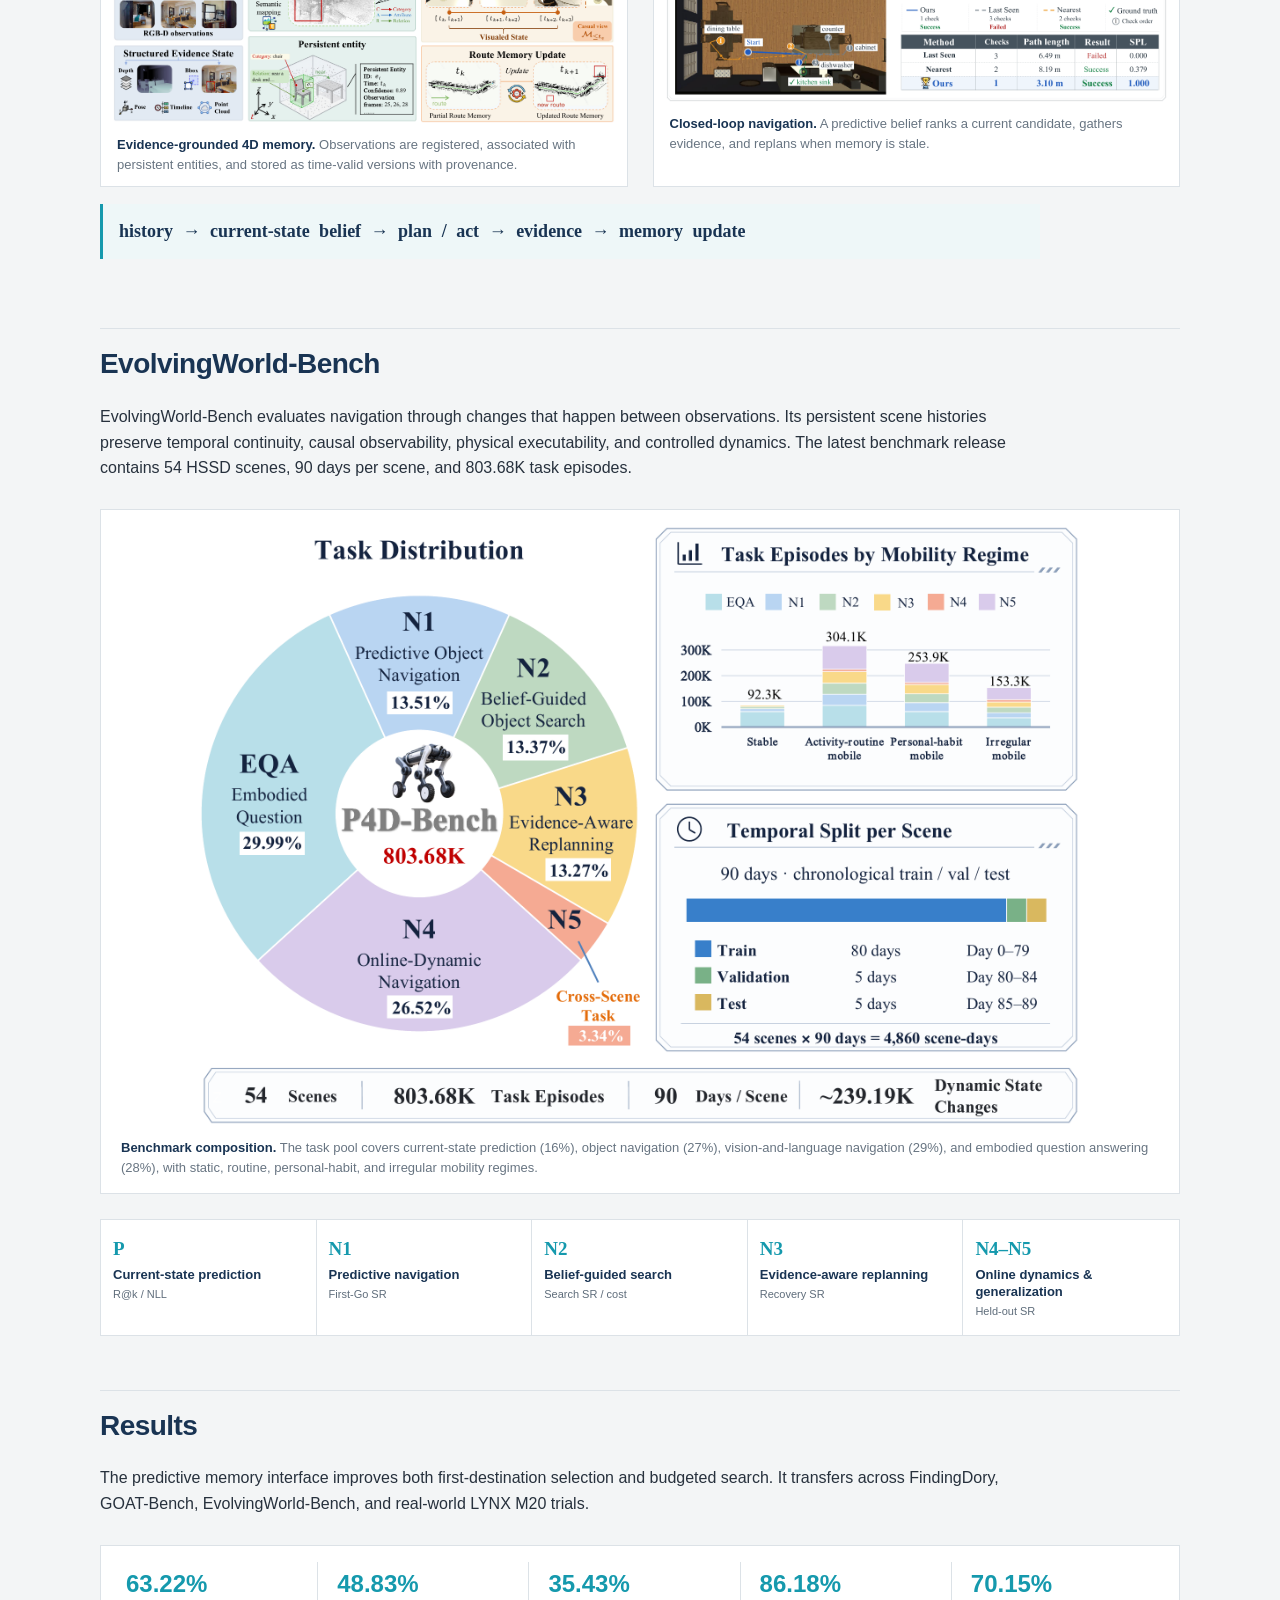
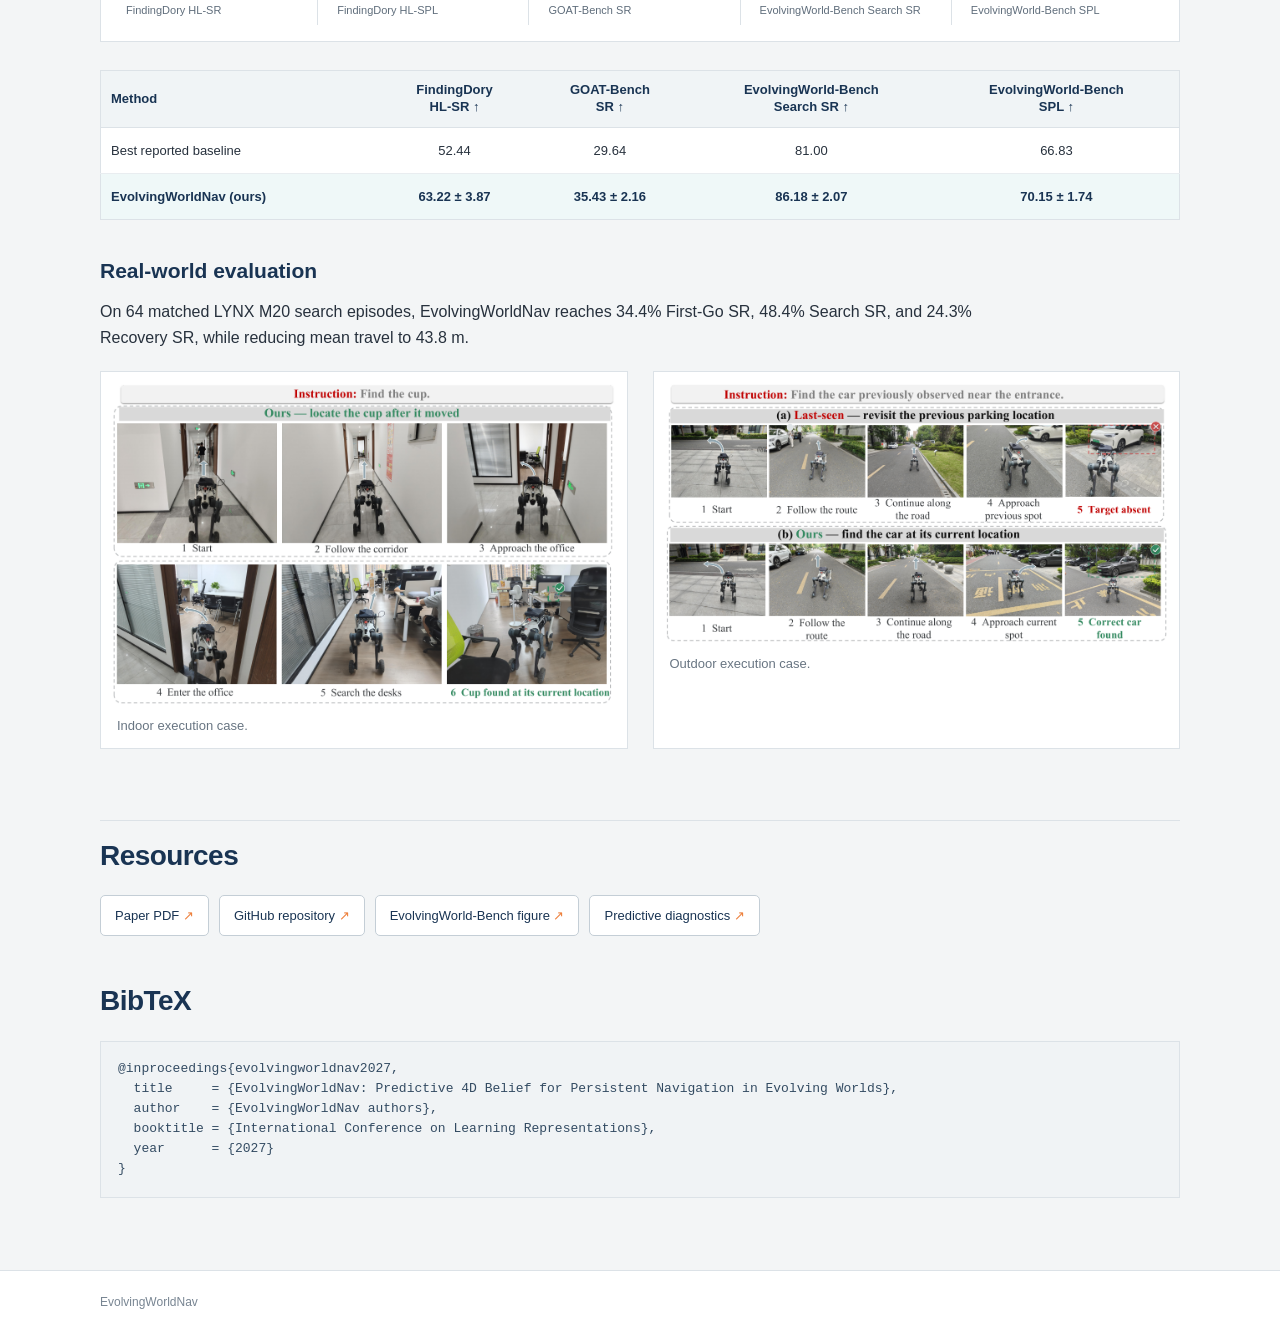
<file: index_academic.html>
<!doctype html>
<html lang="en">
<head>
  <meta charset="utf-8" />
  <meta name="viewport" content="width=device-width, initial-scale=1" />
  <meta name="description" content="EvolvingWorldNav: Predictive 4D Belief for Persistent Navigation in Evolving Worlds" />
  <title>EvolvingWorldNav | Project Page</title>
  <link rel="stylesheet" href="academic.css" />
</head>
<body>
  <header class="site-header">
    <div class="page-width header-inner">
      <a href="#top" class="site-name">EvolvingWorldNav</a>
      <nav aria-label="Page navigation"><a href="#abstract">Abstract</a><a href="#method">Method</a><a href="#benchmark">Benchmark</a><a href="#results">Results</a></nav>
    </div>
  </header>

  <main id="top" class="page-width">
    <section class="paper-heading">
      <h1>EvolvingWorldNav: Predictive 4D Belief for<br class="desktop" /> Persistent Navigation in Evolving Worlds</h1>
      <div class="paper-links"><a href="main.pdf" target="_blank" rel="noreferrer">Paper</a><a href="https://github.com/fengnian123/DR-AgentOS" target="_blank" rel="noreferrer">Code</a><a href="#bibtex">BibTeX</a></div>
    </section>

    <figure class="main-figure">
      <img src="figures/overview_web.png" alt="Overview of EvolvingWorldNav across evolving worlds, 4D memory, EvolvingWorld-Bench, and embodied tasks" />
      <figcaption><b>Overview.</b> EvolvingWorldNav turns observed history into a current-state belief, then closes the loop through belief-guided action, physical evidence, and memory update. The system spans standard, photorealistic, evolving, and real-world environments.</figcaption>
    </figure>

    <section id="abstract" class="paper-section abstract-section">
      <h2>Abstract</h2>
      <p>Embodied navigation is typically formulated assuming that maps and memories describe a stationary world. This assumption breaks for long-lived agents, where environments evolve during periods of absence and historical observations can become correct yet decisionally stale. We formulate <i>persistent navigation in evolving worlds</i>, where an agent must infer the current task-relevant state from incomplete temporal experience, act under uncertainty, and update its beliefs through physical evidence.</p>
      <p>We introduce <b>EvolvingWorldNav</b>, a predictive embodied-agent framework centered on <b>P4D-Nav</b>, which transforms evidence-grounded 4D memory into an actionable belief over the present world. A continuous-time temporal model captures irregular histories, while a persistence–relocation formulation predicts whether previous states remain valid or where objects are likely to transition. We further introduce <b>EvolvingWorld-Bench</b>, a 54-scene benchmark with 803.68K tasks spanning state prediction, object navigation, vision-and-language navigation, and embodied question answering.</p>
    </section>

    <section id="method" class="paper-section">
      <h2>Method</h2>
      <p>Our central interface is an action-facing belief over the present. Timestamped RGB-D experience is consolidated into persistent entity histories, encoded with elapsed and calendar time, and factorized into persistence and relocation hypotheses. The navigator uses the belief and map costs to select inspections; visibility-aware Bayesian updates then revise the posterior only when an inspected state should have been observable.</p>
      <div class="figure-grid">
        <figure class="paper-figure large"><img src="figures/memory_web.png" alt="Temporally versioned 4D memory construction" /><figcaption><b>Evidence-grounded 4D memory.</b> Observations are registered, associated with persistent entities, and stored as time-valid versions with provenance.</figcaption></figure>
        <figure class="paper-figure large"><img src="figures/case_web.png" alt="EvolvingWorld-Bench qualitative case study" /><figcaption><b>Closed-loop navigation.</b> A predictive belief ranks a current candidate, gathers evidence, and replans when memory is stale.</figcaption></figure>
      </div>
      <p class="equation-note"><span>history</span> → <span>current-state belief</span> → <span>plan / act</span> → <span>evidence</span> → <span>memory update</span></p>
    </section>

    <section id="benchmark" class="paper-section">
      <h2>EvolvingWorld-Bench</h2>
      <p>EvolvingWorld-Bench evaluates navigation through changes that happen between observations. Its persistent scene histories preserve temporal continuity, causal observability, physical executability, and controlled dynamics. The latest benchmark release contains 54 HSSD scenes, 90 days per scene, and 803.68K task episodes.</p>
      <figure class="paper-figure full"><img src="figures/benchmark_web.png" alt="EvolvingWorld-Bench task distribution and temporal split" /><figcaption><b>Benchmark composition.</b> The task pool covers current-state prediction (16%), object navigation (27%), vision-and-language navigation (29%), and embodied question answering (28%), with static, routine, personal-habit, and irregular mobility regimes.</figcaption></figure>
      <div class="protocol-table"><div><b>P</b><span>Current-state prediction</span><small>R@k / NLL</small></div><div><b>N1</b><span>Predictive navigation</span><small>First-Go SR</small></div><div><b>N2</b><span>Belief-guided search</span><small>Search SR / cost</small></div><div><b>N3</b><span>Evidence-aware replanning</span><small>Recovery SR</small></div><div><b>N4–N5</b><span>Online dynamics &amp; generalization</span><small>Held-out SR</small></div></div>
    </section>

    <section id="results" class="paper-section">
      <h2>Results</h2>
      <p>The predictive memory interface improves both first-destination selection and budgeted search. It transfers across FindingDory, GOAT-Bench, EvolvingWorld-Bench, and real-world LYNX M20 trials.</p>
      <div class="result-row"><div class="result"><strong>63.22%</strong><span>FindingDory HL-SR</span></div><div class="result"><strong>48.83%</strong><span>FindingDory HL-SPL</span></div><div class="result"><strong>35.43%</strong><span>GOAT-Bench SR</span></div><div class="result"><strong>86.18%</strong><span>EvolvingWorld-Bench Search SR</span></div><div class="result"><strong>70.15%</strong><span>EvolvingWorld-Bench SPL</span></div></div>
      <table class="results-table"><thead><tr><th>Method</th><th>FindingDory<br />HL-SR ↑</th><th>GOAT-Bench<br />SR ↑</th><th>EvolvingWorld-Bench<br />Search SR ↑</th><th>EvolvingWorld-Bench<br />SPL ↑</th></tr></thead><tbody><tr><td>Best reported baseline</td><td>52.44</td><td>29.64</td><td>81.00</td><td>66.83</td></tr><tr class="ours"><td><b>EvolvingWorldNav (ours)</b></td><td><b>63.22 ± 3.87</b></td><td><b>35.43 ± 2.16</b></td><td><b>86.18 ± 2.07</b></td><td><b>70.15 ± 1.74</b></td></tr></tbody></table>
      <h3>Real-world evaluation</h3>
      <p>On 64 matched LYNX M20 search episodes, EvolvingWorldNav reaches 34.4% First-Go SR, 48.4% Search SR, and 24.3% Recovery SR, while reducing mean travel to 43.8 m.</p>
      <div class="figure-grid real-world"><figure class="paper-figure"><img src="figures/real_indoor_web.png" alt="Indoor real-world execution case" /><figcaption>Indoor execution case.</figcaption></figure><figure class="paper-figure"><img src="figures/real_outdoor_web.png" alt="Outdoor real-world execution case" /><figcaption>Outdoor execution case.</figcaption></figure></div>
    </section>

    <section class="paper-section resources"><h2>Resources</h2><div class="resource-links"><a href="main.pdf" target="_blank" rel="noreferrer">Paper PDF <span>↗</span></a><a href="https://github.com/fengnian123/DR-AgentOS" target="_blank" rel="noreferrer">GitHub repository <span>↗</span></a><a href="figures/P4D_Benchmark.pdf" target="_blank" rel="noreferrer">EvolvingWorld-Bench figure <span>↗</span></a><a href="figures/predictive-memory.pdf" target="_blank" rel="noreferrer">Predictive diagnostics <span>↗</span></a></div></section>

    <section id="bibtex" class="paper-section bibtex"><h2>BibTeX</h2><pre>@inproceedings{evolvingworldnav2027,
  title     = {EvolvingWorldNav: Predictive 4D Belief for Persistent Navigation in Evolving Worlds},
  author    = {EvolvingWorldNav authors},
  booktitle = {International Conference on Learning Representations},
  year      = {2027}
}</pre></section>
  </main>
  <footer><div class="page-width">EvolvingWorldNav</div></footer>
</body>
</html>
</file>
<file: academic.css>
:root{--navy:#193453;--teal:#1599ad;--orange:#ed7f3a;--ink:#27313d;--muted:#5f6d7b;--line:#dce2e7;--paper:#fff;--page:#f3f5f6}*{box-sizing:border-box}html{scroll-behavior:smooth}body{margin:0;background:var(--page);color:var(--ink);font-family:Arial,Helvetica,sans-serif;font-size:16px;line-height:1.62}.page-width{width:min(1080px,calc(100% - 40px));margin:0 auto}.site-header{height:52px;background:#fff;border-bottom:1px solid var(--line);font-size:13px}.header-inner{height:100%;display:flex;align-items:center;justify-content:space-between}.site-name{font-weight:700;color:var(--navy);text-decoration:none;letter-spacing:.01em}.site-header nav{display:flex;gap:24px}.site-header nav a{color:#617080;text-decoration:none}.site-header nav a:hover{color:var(--teal)}.paper-heading{text-align:center;padding:68px 0 30px}.paper-heading h1{font-size:clamp(27px,4vw,42px);line-height:1.18;font-weight:600;letter-spacing:-.025em;color:var(--navy);margin:0 auto 22px;max-width:920px}.authors{font-size:17px;margin:0;color:var(--ink)}.affiliation{font-size:14px;color:var(--muted);margin:2px 0 20px}.paper-links{display:flex;justify-content:center;gap:10px}.paper-links a{display:inline-block;border:1px solid #b8c5d0;border-radius:5px;padding:6px 18px;color:var(--navy);background:#fff;text-decoration:none;font-size:13px}.paper-links a:hover{border-color:var(--teal);color:var(--teal)}figure{margin:0}.main-figure{background:#fff;border:1px solid var(--line);padding:17px 17px 13px;margin:0 auto 55px}.main-figure img{display:block;width:100%;height:auto}.main-figure figcaption,.paper-figure figcaption{color:#687582;font-size:13px;line-height:1.5;margin:12px 4px 0}.main-figure figcaption b,.paper-figure figcaption b{color:var(--navy)}.paper-section{padding:0 0 54px;margin-bottom:12px;border-bottom:1px solid var(--line)}.paper-section h2{font-size:28px;color:var(--navy);font-weight:600;margin:0 0 17px;letter-spacing:-.02em}.paper-section h3{font-size:21px;color:var(--navy);margin:34px 0 11px}.paper-section p{max-width:940px;margin:0 0 15px}.abstract-section p{max-width:980px}.figure-grid{display:grid;grid-template-columns:1fr 1fr;gap:25px;margin:28px 0 17px}.paper-figure{background:#fff;border:1px solid var(--line);padding:12px}.paper-figure img{display:block;width:100%;height:auto}.paper-figure.full{margin:28px 0 25px;padding:16px}.paper-figure.full img{max-height:600px;object-fit:contain}.equation-note{border-left:3px solid var(--teal);background:#eef7f8;color:var(--navy);padding:13px 16px;font-family:Georgia,serif;font-size:18px;word-spacing:5px}.equation-note span{font-weight:600}.protocol-table{display:grid;grid-template-columns:repeat(5,1fr);border:1px solid var(--line);background:#fff;margin-top:24px}.protocol-table>div{padding:14px 12px;border-right:1px solid var(--line);display:flex;flex-direction:column;gap:2px}.protocol-table>div:last-child{border-right:0}.protocol-table b{color:var(--teal);font-family:Georgia,serif;font-size:19px}.protocol-table span{font-size:13px;color:var(--navy);font-weight:600;line-height:1.3}.protocol-table small{font-size:11px;color:var(--muted)}.result-row{display:grid;grid-template-columns:repeat(5,1fr);gap:10px;margin:28px 0;background:#fff;border:1px solid var(--line);padding:16px}.result{padding:8px 9px;border-right:1px solid var(--line);display:flex;flex-direction:column}.result:last-child{border-right:0}.result strong{font-size:24px;line-height:1.15;color:var(--teal);font-weight:600}.result span{font-size:11px;color:var(--muted);line-height:1.35;margin-top:5px}.results-table{width:100%;border-collapse:collapse;background:#fff;border:1px solid var(--line);font-size:13px;margin:14px 0 0}.results-table th{background:#f0f4f6;color:var(--navy);font-weight:600;text-align:center;padding:11px 10px;border-bottom:1px solid var(--line);line-height:1.3}.results-table th:first-child,.results-table td:first-child{text-align:left}.results-table td{padding:12px 10px;border-bottom:1px solid #e9edf0;text-align:center}.results-table tr:last-child td{border-bottom:0}.results-table tr.ours{background:#eff8f8}.results-table tr.ours td{color:var(--navy)}.real-world{margin-top:20px}.real-world .paper-figure:first-child{grid-column:span 1}.resources{border-bottom:0;padding-bottom:30px}.resource-links{display:flex;flex-wrap:wrap;gap:10px}.resource-links a{color:var(--navy);border:1px solid #c4ced6;background:#fff;border-radius:5px;padding:9px 14px;text-decoration:none;font-size:13px}.resource-links a:hover{color:var(--teal);border-color:var(--teal)}.resource-links span{color:var(--orange)}.bibtex{border-bottom:0;padding-bottom:60px}.bibtex pre{overflow:auto;background:#f0f3f5;border:1px solid var(--line);padding:17px;font:13px/1.55 "Courier New",monospace;color:#334b62;margin:0}footer{background:#fff;border-top:1px solid var(--line);padding:22px 0;color:#788592;font-size:12px}.desktop{display:block}@media(max-width:760px){.page-width{width:calc(100% - 28px)}.site-header{height:auto;padding:12px 0}.header-inner{gap:10px;align-items:flex-start}.site-header nav{gap:11px;flex-wrap:wrap;justify-content:flex-end;font-size:11px}.paper-heading{padding:42px 0 25px}.paper-heading h1{font-size:28px}.desktop{display:none}.main-figure{padding:9px;margin-bottom:40px}.figure-grid{grid-template-columns:1fr;gap:17px}.protocol-table{grid-template-columns:1fr 1fr}.protocol-table>div:nth-child(2n){border-right:0}.protocol-table>div{border-bottom:1px solid var(--line)}.protocol-table>div:last-child{grid-column:span 2}.result-row{grid-template-columns:repeat(2,1fr);gap:0}.result{border-bottom:1px solid var(--line);padding:11px 8px}.result:nth-child(2n){border-right:0}.result:last-child{grid-column:span 2;border-bottom:0}.results-table{font-size:11px;min-width:650px}.results-table{display:block;overflow-x:auto}.paper-section{padding-bottom:40px}}
</file>
<file: layout-fixes.css>
/* Real-world figures have different native aspect ratios. This shared media
   stage keeps the two panels and their captions aligned without cropping. */
.real-world {
  align-items: stretch;
}

.real-world .paper-figure {
  display: grid;
  grid-template-rows: 360px auto;
  align-content: start;
}

.real-world-media {
  display: flex;
  align-items: center;
  justify-content: center;
  min-width: 0;
  overflow: hidden;
}

.real-world-media img {
  display: block;
  width: 100%;
  height: 100%;
  object-fit: contain;
}

.real-world .paper-figure figcaption {
  min-height: 32px;
  margin-top: 10px;
  padding-top: 9px;
  border-top: 1px solid var(--line);
}

@media (max-width: 760px) {
  .real-world .paper-figure {
    grid-template-rows: auto auto;
  }

  .real-world-media img {
    height: auto;
  }
}
</file>
<file: world-explorer.css>
/* Project-page polish and a self-contained, dependency-free memory explorer. */
.site-header{position:sticky;top:0;z-index:20;background:rgba(255,255,255,.94);backdrop-filter:blur(16px)}
section[id]{scroll-margin-top:80px}.paper-links{flex-wrap:wrap}.paper-links .explore-link{background:var(--navy);border-color:var(--navy);color:#ffffff}.explore-link span{margin-left:9px}.main-figure,.paper-figure{border-radius:8px}.results-table{min-width:0}.ex-intro{display:flex;justify-content:space-between;align-items:center;gap:15px;margin-bottom:17px}.ex-eyebrow{font-size:10px;font-weight:700;letter-spacing:.15em;color:#7b7b7b}.ex-demo-label{font-size:11px;color:#808080;border:1px solid var(--line);border-radius:30px;padding:4px 10px}.explorer-section{padding-top:24px}.explorer-section h2{font-size:clamp(30px,4vw,43px);line-height:1.18;letter-spacing:-.045em;margin-bottom:18px}.explorer-section h2>span{color:var(--teal)}.explorer-section .ex-description{max-width:670px;color:var(--muted);font-size:15px;margin-bottom:28px}.ex-shell{border:1px solid #dddddd;border-radius:16px;background:#ffffff;overflow:hidden;box-shadow:0 16px 50px -25px #30303030}.ex-shell[hidden]{display:none}.ex-shell button{font-family:inherit;cursor:pointer}.ex-shell button:focus-visible,.ex-shell input:focus-visible,.ex-shell summary:focus-visible{outline:3px solid #7e7e7e;outline-offset:4px}.ex-toolbar{display:flex;justify-content:space-between;gap:10px;padding:15px 22px;border-bottom:1px solid #eaeaea;background:#fcfcfc}.ex-scenes{display:flex;gap:4px;background:#f1f1f1;border-radius:8px;padding:4px}.ex-scenes button{background:transparent;border:0;color:#797979;padding:8px 16px;border-radius:6px;font-size:12px;transition:background .2s,color .2s,box-shadow .2s}.ex-scenes button[aria-pressed=true]{color:var(--navy);background:white;box-shadow:0 1px 5px #30303015;font-weight:600}.ex-scenes button:hover{color:var(--teal)}.ex-reset{border:0;background:none;color:#7a7a7a;font-size:17px;padding:7px}.ex-reset span{font-size:12px;margin-left:5px}.ex-workspace{display:grid;grid-template-columns:minmax(0,1.55fr) minmax(0,1fr)}.ex-scene-panel{min-width:0;background:linear-gradient(160deg,#fdfdfd,#f5f5f5)}.ex-panel-heading{display:flex;align-items:center;justify-content:space-between;gap:12px;padding:23px 25px 0}.ex-panel-heading h3{font-size:20px;letter-spacing:-.035em;margin:3px 0 0}.ex-pill{font-size:10px;color:#727272;background:#eeeeee;border:1px solid #e3e3e3;border-radius:30px;padding:4px 10px;white-space:nowrap}.ex-map-wrap{padding:8px 10px 0}.ex-map-wrap svg{display:block;width:100%;height:auto;overflow:visible}.ex-map-caption{font-size:8px;letter-spacing:1.7px;fill:#a1a1a1}.ex-furniture-body{fill:#ebebeb;stroke:#cacaca;stroke-width:1.3}.ex-furniture-line{stroke:#cdcdcd;fill:none;stroke-width:1}.ex-location-label{font-size:12px;fill:#676767;text-anchor:middle}.ex-probability{font-size:14px;fill:#757575;font-weight:700;text-anchor:middle;font-variant-numeric:tabular-nums}.ex-halo{transition:opacity .65s,r .65s}.ex-legend{display:flex;align-items:center;gap:17px;padding:0 25px 19px;font-size:10px;color:#7c7c7c}.ex-legend>span{display:flex;align-items:center;gap:6px}.ex-key{width:7px;height:7px;border-radius:50%;display:inline-block}.ex-key-belief{background:#7e7e7e}.ex-key-agent{background:var(--navy)}.ex-legend button{margin-left:auto;background:none;border:0;color:#686868;font-size:10px;padding:6px 0}.ex-timeline{border-top:1px solid #e5e5e5;margin:0 25px;padding:16px 0 20px}.ex-timeline-heading{display:flex;justify-content:space-between;align-items:center;font-size:9px;letter-spacing:.1em;color:#848484}.ex-timeline-heading output{font-size:11px;letter-spacing:0;color:var(--navy);font-variant-numeric:tabular-nums}.ex-timeline input{width:100%;height:18px;margin:13px 0 7px;accent-color:var(--teal);cursor:pointer}.ex-time-stops{display:flex;justify-content:space-between}.ex-time-stops button{padding:0;background:none;border:0;color:var(--navy);font-size:11px;text-align:center;min-width:55px}.ex-time-stops button:first-child{text-align:left}.ex-time-stops button:last-child{text-align:right}.ex-time-stops span{display:block;color:#959595;font-size:9px;margin-top:3px}.ex-time-stops button[aria-pressed=true]{color:#747474;font-weight:700}.ex-belief-panel{border-left:1px solid #e7e7e7;display:flex;flex-direction:column;min-width:0}.ex-live-dot{width:7px;height:7px;border-radius:50%;background:var(--teal);box-shadow:0 0 0 5px #7e7e7e0e}.ex-belief-panel .ex-context{font-size:11px;color:#8b8b8b;margin:14px 25px 19px;line-height:1.7}.ex-distribution{display:grid;gap:15px;margin:0 25px 20px}.ex-bar-label{display:flex;justify-content:space-between;font-size:12px;color:#676767;margin-bottom:6px}.ex-bar-label strong{font-weight:600;font-variant-numeric:tabular-nums;color:var(--navy)}.ex-track{height:5px;background:#f2f2f2;border-radius:5px;overflow:hidden}.ex-track i{display:block;height:100%;border-radius:5px;background:#b4b4b4;transition:width .65s cubic-bezier(.22,1,.36,1),background .5s}.ex-bar[data-leader=true] .ex-track i{background:var(--teal)}.ex-bar[data-leader=true] .ex-bar-label{color:#747474}.ex-reason{margin:0 25px;padding:14px 0;border-top:1px solid #ececec}.ex-belief-panel .ex-reason p{font-size:11px;line-height:1.8;color:#7d7d7d;margin:7px 0 0;min-height:59px}.ex-action-area{margin-top:auto;padding:10px 25px 15px}.ex-primary{display:flex;align-items:center;justify-content:space-between;width:100%;border:1px solid var(--navy);border-radius:7px;background:var(--navy);color:white;padding:12px 15px;font-size:12px;transition:background .2s,transform .2s}.ex-primary:hover:not(:disabled){background:#4b4b4b;transform:translateY(-1px)}.ex-primary:disabled{opacity:.65;cursor:wait}.ex-action-area p{font-size:9px;text-align:center;color:#939393;margin:8px 0 0}.ex-bottom{border-top:1px solid #e7e7e7;padding:18px 25px;background:#fdfdfd}.ex-steps{display:flex;justify-content:space-between;list-style:none;padding:0;margin:0;gap:12px}.ex-steps li{display:flex;gap:8px;align-items:center;color:#aaaaaa;font-size:10px;flex:1}.ex-steps li:not(:last-child):after{content:'';height:1px;background:#e5e5e5;flex:1;margin:0 8px}.ex-steps span{font-size:11px}.ex-steps li[data-active=true]{color:#747474;font-weight:600}.ex-bottom #ex-status{font-size:11px;color:#787878;margin:14px 0 0;min-height:18px}.ex-memory{border-top:1px solid #e9e9e9}.ex-memory summary{cursor:pointer;list-style:none;display:flex;align-items:center;justify-content:space-between;padding:15px 25px;color:var(--navy);font-size:12px}.ex-memory summary::-webkit-details-marker{display:none}#ex-memory-name{color:#9a9a9a;font-size:10px;margin-left:10px}.ex-memory-toggle{font-size:18px}.ex-memory[open] .ex-memory-toggle{transform:rotate(45deg)}.ex-memory-content{display:grid;grid-template-columns:1fr 1fr 1fr;gap:20px;padding:0 25px 22px}.ex-memory-content h4{font-size:9px;letter-spacing:.1em;color:#8c8c8c;margin:0 0 8px}.ex-memory-content p{font-size:11px;line-height:1.9;margin:0;color:#676767}.explorer-section .ex-footnote{font-size:10px;color:#939393;margin:15px 3px 0;max-width:950px}#ex-agent{transition:transform 1.15s cubic-bezier(.45,0,.2,1)}#ex-route{transition:opacity .4s}#ex-object{transition:opacity .4s}button,a,input,summary{-webkit-tap-highlight-color:transparent}
@media(max-width:760px){.ex-workspace{grid-template-columns:1fr}.ex-belief-panel{border-left:0;border-top:1px solid #e7e7e7}.ex-intro{align-items:flex-start;flex-direction:column;gap:8px}.ex-toolbar{padding:12px}.ex-scenes{flex:1;justify-content:space-between}.ex-scenes button{padding:8px 9px;font-size:11px}.ex-reset span{display:none}.ex-panel-heading{padding:20px 20px 0}.ex-memory-content{grid-template-columns:1fr;gap:16px}.ex-steps li{gap:4px}.ex-steps li:not(:last-child):after{margin:0 2px}.ex-bottom{padding:16px 18px}.site-header .site-name{font-size:11px;white-space:nowrap}.site-header nav{gap:9px}.results-table{width:100%;font-size:10px}.results-table th,.results-table td{padding:9px 5px}.ex-legend{gap:12px;padding-left:20px;padding-right:20px}.ex-belief-panel .ex-reason p{min-height:0}.ex-action-area{padding-bottom:22px}}
@media(prefers-reduced-motion:reduce){html{scroll-behavior:auto}*,*::before,*::after{animation-duration:.01ms!important;transition-duration:.01ms!important;scroll-behavior:auto!important}}
</file>
<file: site-design.css>
/* Restrained, industrial grayscale on the original academic-page layout. */
:root{--navy:#272727;--teal:#666666;--orange:#757575;--ink:#383838;--muted:#777777;--line:#dfdfdf;--paper:#ffffff;--page:#f5f5f5;--ease:cubic-bezier(.22,1,.36,1)}
body{font-family:Arial,Helvetica,sans-serif;font-size:16px;-webkit-font-smoothing:antialiased;background:var(--page);color:var(--ink)}
::selection{background:#d7d7d7;color:#222222}
.page-width{width:min(1120px,calc(100% - 64px))}
.site-header{height:62px;background:rgba(250,250,251,.94);border-bottom:1px solid #dfdfdf;backdrop-filter:blur(16px)}
.site-name{font-size:14px;letter-spacing:-.3px;color:#282828}
.site-header nav{gap:25px}.site-header nav a{font-size:12px;color:#787878}.site-header nav a:hover{color:#242424}
.paper-heading{text-align:center;padding:67px 0 34px}
.paper-heading h1{max-width:1060px;font-size:clamp(28px,3.5vw,42px);line-height:1.23;font-weight:600;letter-spacing:-.035em;color:#262626;margin:0 auto 23px}
.authors{font-size:16px;color:#545454}.affiliation{font-size:13px;color:#898989;margin:5px 0 23px}
.paper-links{justify-content:center;gap:9px;flex-wrap:wrap}.paper-links a{border-radius:4px;padding:8px 19px;font-size:12px;background:#ffffff;color:#4c4c4c;border-color:#d4d4d4;transition:background .2s,border-color .2s,transform .2s}
.paper-links a:hover{border-color:#808080;color:#222222;background:#f1f1f1;transform:translateY(-1px)}
.paper-links .explore-link{background:#333333;border-color:#333333;color:#ffffff}.paper-links .explore-link:hover{background:#494949;color:#ffffff}
.main-figure{padding:22px;border:1px solid #e2e2e2;border-radius:7px;box-shadow:0 6px 24px -19px #24242430;margin-bottom:57px;background:#ffffff}
.main-figure figcaption,.paper-figure figcaption{font-size:12px;line-height:1.75;color:#7c7c7c}.main-figure figcaption b,.paper-figure figcaption b{color:#464646}
.paper-section{padding-bottom:49px;margin-bottom:39px;border-bottom:1px solid #e1e1e1}
.paper-section h2{font-size:29px;font-weight:600;letter-spacing:-.025em;line-height:1.3;color:#2c2c2c;margin-bottom:20px}
.paper-section h3{font-size:21px;font-weight:600;color:#3a3a3a}
.paper-section>p{max-width:1000px;font-size:15px;line-height:1.85;color:#676767;margin-bottom:17px}
.abstract-section p{max-width:1040px}.paper-section p b{font-weight:600;color:#454545}
.figure-grid{gap:22px;margin:27px 0 20px}.paper-figure{padding:16px;border:1px solid #e2e2e2;border-radius:6px;background:#ffffff}
.equation-note{max-width:none!important;border-left:2px solid #868686;background:#ececec;color:#525252!important;font-size:15px!important;padding:15px 20px!important;word-spacing:3px;font-family:Arial,Helvetica,sans-serif;border-radius:0 4px 4px 0}
.protocol-table{border:1px solid #dfdfdf;border-radius:5px;background:#fafafa;overflow:hidden}.protocol-table>div{padding:17px 14px;gap:6px;border-color:#dfdfdf}.protocol-table b{font-size:19px;color:#696969}.protocol-table span{font-size:12px;color:#494949}.protocol-table small{font-size:10px;color:#8e8e8e}
.result-row{background:#ffffff;border:1px solid #e1e1e1;border-radius:6px;padding:20px 10px;gap:0}.result{padding:10px 18px;border-color:#e2e2e2}.result strong{font-size:29px;letter-spacing:-1px;color:#4b4b4b;font-weight:600}.result span{font-size:10px;line-height:1.5;margin-top:7px;color:#808080}
.results-table{border-color:#e0e0e0;border-radius:5px;overflow:hidden;font-size:12px;min-width:0}.results-table th{background:#ececec;color:#585858;padding:14px 10px;font-size:11px}.results-table td{padding:15px 10px;border-color:#e5e5e5}.results-table tr.ours{background:#eeeeee}.results-table tr.ours td{color:#393939}
.resource-links{gap:12px}.resource-links a{border-color:#d5d5d5;border-radius:4px;background:#ffffff;color:#505050;font-size:12px;padding:12px 17px}.resource-links a:hover{border-color:#8e8e8e;color:#292929}.resource-links span{color:#7e7e7e}
.resources{border:0;padding-bottom:10px}.bibtex{border:0;margin-bottom:0;padding-bottom:55px}.bibtex pre{border:1px solid #dfdfdf;background:#efefef;border-radius:5px;padding:21px;font-size:12px;line-height:1.7;color:#5b5b5b}
footer{background:#ededed;border-top:1px solid #dfdfdf;color:#8b8b8b;font-size:11px;padding:24px 0}
section[id]{scroll-margin-top:86px}
/* The interactive lab uses a dark stage, with quiet, luminous data overlays. */
.explorer-section{padding:0 0 75px}.ex-intro{margin-bottom:24px}.ex-intro .ex-eyebrow{color:#7f7f7f;font:10px monospace;letter-spacing:1.5px}.ex-demo-label{border:0;color:#909090;font-size:10px;padding:0}.explorer-section h2{font-size:clamp(38px,5vw,62px);font-weight:400}.explorer-section h2>span{font-family:Georgia,serif;font-style:italic;color:#777777}.explorer-section .ex-description{font-size:14px;color:#828282;max-width:610px}.ex-shell{--navy:#d2d2d2;--teal:#b8b8b8;--muted:#a2a2a2;color:#d7d7d7;background:#262626;border:1px solid #3f3f3f;border-radius:12px;box-shadow:0 35px 65px -35px #2d2d2d66;overflow:hidden}.ex-toolbar{background:#252525;border-color:#3d3d3d;padding:16px 25px}.ex-scenes{background:#1f1f1f;border:1px solid #3e3e3e;border-radius:5px;padding:3px;gap:3px}.ex-scenes button{color:#8e8e8e;border-radius:3px;padding:8px 17px;font-size:11px}.ex-scenes button[aria-pressed=true]{background:#404040;color:#e4e4e4;box-shadow:0 1px 5px #00000022}.ex-scenes button:hover{color:#dbdbdb}.ex-controls{display:flex;gap:14px;align-items:center}.ex-play{background:transparent;color:#cfcfcf;border:1px solid #5c5c5c;border-radius:4px;padding:8px 13px;font-size:10px;min-width:103px}.ex-play:hover{background:#3f3f3f}.ex-reset{color:#909090}.ex-workspace{grid-template-columns:minmax(0,1.75fr) minmax(0,1fr)}.ex-scene-panel{background:radial-gradient(ellipse at 50% 40%,#393939 0%,#292929 60%,#262626 100%)}.ex-panel-heading{padding:25px 27px 0}.ex-eyebrow{font-size:9px;letter-spacing:.16em;color:#8c8c8c}.ex-panel-heading h3{color:#e2e2e2;font-size:22px;font-weight:400;margin-top:5px}.ex-pill{background:#3d3d3d;color:#b8b8b8;border-color:#4c4c4c;font-size:9px}.ex-map-wrap{position:relative;padding:18px 4px 0;overflow:hidden}.ex-map-meta{display:flex;justify-content:space-between;padding:0 24px;font:8px monospace;letter-spacing:1.2px;color:#868686;position:absolute;inset:20px 0 auto;z-index:1;pointer-events:none}.ex-map-wrap svg{aspect-ratio:720/485;overflow:visible}.ex-map-caption{fill:#8a8a8a}.ex-location-label{fill:#d0d0d0;font-size:11px;letter-spacing:.3px}.ex-probability{fill:#cccccc;font-size:14px;font-weight:400}.ex-halo{transition:none}.ex-legend{padding:0 27px 22px;color:#9b9b9b;font-size:9px}.ex-key-belief{background:#b7b7b7}.ex-key-agent{background:#eaeaea}.ex-legend button{color:#b9b9b9;font-size:9px}.ex-timeline{margin:0 27px;border-color:#444444;padding:19px 0 25px}.ex-timeline-heading{color:#898989;font:8px monospace;letter-spacing:1.2px}.ex-timeline-heading output{color:#cacaca}.ex-timeline input{accent-color:#bfbfbf;height:13px;margin:19px 0 13px}.ex-time-stops button{color:#a7a7a7;font-size:10px}.ex-time-stops span{color:#7d7d7d;font-size:9px}.ex-time-stops button[aria-pressed=true]{color:#d4d4d4}.ex-belief-panel{background:#242424;border-color:#404040}.ex-belief-panel .ex-context{font-size:10px;color:#8d8d8d;margin:19px 27px 26px}.ex-distribution{margin:0 27px 26px;gap:22px}.ex-bar-label{color:#a7a7a7;font-size:11px;margin-bottom:9px}.ex-bar-label strong{font-size:15px;color:#e2e2e2;font-weight:400}.ex-track{height:3px;background:#3c3c3c}.ex-track i{background:#6e6e6e;transition:none}.ex-bar[data-leader=true] .ex-track i{background:#c1c1c1}.ex-bar[data-leader=true] .ex-bar-label{color:#cfcfcf}.ex-reason{margin:0 27px;border-color:#3f3f3f;padding:19px 0}.ex-belief-panel .ex-reason p{font-size:11px;line-height:1.9;color:#a1a1a1;min-height:84px}.ex-action-area{padding:14px 27px 24px}.ex-primary{border-radius:4px;border-color:#b7b7b7;background:#c7c7c7;color:#323232;padding:14px 16px;font-size:11px}.ex-primary:hover:not(:disabled){background:#d9d9d9}.ex-primary:disabled{background:#414141;color:#acacac;border-color:#5c5c5c;opacity:1}.ex-action-area p{color:#7e7e7e;font-size:8px;margin-top:11px}.ex-live-dot{background:#c5c5c5;box-shadow:0 0 0 4px #bbbbbb11}.ex-bottom{background:#232323;border-color:#414141;padding:23px 27px}.ex-steps li{color:#6b6b6b;font:10px monospace}.ex-steps li[data-active=true]{color:#c9c9c9}.ex-steps span{font-family:Arial,sans-serif;font-size:11px}.ex-steps li:not(:last-child):after{background:#3e3e3e}.ex-bottom #ex-status{color:#a5a5a5;font-size:10px;margin-top:18px}.ex-memory{background:#202020;border-color:#3e3e3e}.ex-memory summary{color:#c2c2c2;padding:17px 27px;font-size:11px}#ex-memory-name{color:#7e7e7e}.ex-memory-content p{color:#b4b4b4}.ex-memory-content h4{color:#7d7d7d}.explorer-section .ex-footnote{color:#939393;font-size:10px;margin-top:20px;max-width:850px}#ex-agent{transition:none}#ex-route{transition:none;filter:drop-shadow(0 0 4px #c0c0c070)}.ex-room-enter{animation:room-enter .75s var(--ease)}@keyframes room-enter{from{opacity:0;transform:translateY(10px)}to{opacity:1;transform:none}}.ex-location-chip{fill:#2f2f2f;stroke:#5c5c5c;stroke-width:.6}.ex-scan{fill:none;stroke:#dcdcdc;stroke-width:1.3;opacity:0}.ex-scan.scanning{animation:scan-wave 1.1s ease-out infinite;transform-box:fill-box;transform-origin:center}@keyframes scan-wave{0%{opacity:.8;transform:scale(.25)}100%{opacity:0;transform:scale(1.5)}}
.ex-evidence-card{margin:0 27px 15px;border:1px solid #424242;border-radius:5px;padding:14px 16px;background:linear-gradient(115deg,#303030,#272727);display:flex;flex-direction:column;gap:4px}.ex-evidence-card>div{display:flex;justify-content:space-between;align-items:center}.ex-evidence-icon{color:#848484;font-size:20px;line-height:1}.ex-evidence-card strong{font-size:15px;font-weight:400;color:#cecece;margin-top:3px}.ex-evidence-card>span{font-size:10px;color:#a1a1a1}.ex-evidence-card small{font:9px monospace;color:#888888;margin-top:5px}@media(max-width:760px){.ex-evidence-card{margin:0 20px 10px}}

/* Keep the demonstration subordinate to the original paper hierarchy. */
.explorer-section{padding-top:0}.explorer-section h2{font-family:Arial,Helvetica,sans-serif;font-size:29px;font-weight:600;line-height:1.3;letter-spacing:-.025em}
.ex-intro{margin-bottom:12px}.ex-intro .ex-eyebrow{font:9px Arial,sans-serif;letter-spacing:.12em}.explorer-section .ex-description{max-width:760px;font-size:14px;line-height:1.8;margin-bottom:24px}
.ex-shell{border-radius:7px;box-shadow:0 15px 35px -28px #17171788}.ex-workspace{grid-template-columns:minmax(0,1.6fr) minmax(0,1fr)}.ex-panel-heading h3{font-size:20px;font-weight:500}.ex-legend button{font-size:10px}
.ex-shell button:focus-visible,.ex-shell input:focus-visible,.ex-shell summary:focus-visible{outline:2px solid #e1e1e1;outline-offset:4px}
@media(max-width:1000px){.page-width{width:calc(100% - 44px)}.ex-workspace{grid-template-columns:1.35fr 1fr}.ex-panel-heading{padding:22px 20px 0}.ex-belief-panel .ex-context,.ex-distribution,.ex-reason{margin-left:20px;margin-right:20px}.ex-action-area{padding-left:20px;padding-right:20px}.result{padding:10px}.result strong{font-size:26px}}
@media(max-width:760px){.page-width{width:calc(100% - 32px)}.site-header{height:auto;padding:13px 0}.header-inner{align-items:center;flex-wrap:wrap;gap:9px}.site-header .site-name{font-size:13px}.site-header nav{gap:13px;justify-content:flex-start}.site-header nav a{font-size:10px}.paper-heading{padding:39px 0 28px}.paper-heading h1{font-size:28px;line-height:1.25}.authors{font-size:14px}.affiliation{font-size:12px}.paper-links a{padding:8px 12px;font-size:11px}.main-figure{padding:10px;margin-bottom:38px}.main-figure figcaption,.paper-figure figcaption{font-size:11px}.paper-section{padding-bottom:34px;margin-bottom:29px}.paper-section h2,.explorer-section h2{font-size:25px}.paper-section>p{font-size:14px;line-height:1.8}.figure-grid{gap:16px}.paper-figure{padding:10px}.protocol-table>div{padding:14px 12px}.result-row{padding:10px}.result{padding:13px 10px}.result strong{font-size:27px}.results-table{font-size:10px;overflow-x:auto}.results-table th{font-size:9px;padding:12px 6px}.results-table td{padding:12px 6px}.ex-workspace{grid-template-columns:1fr}.ex-toolbar{flex-wrap:wrap;padding:12px;gap:12px}.ex-scenes{width:100%;justify-content:space-between}.ex-scenes button{padding:8px 11px}.ex-controls{width:100%;justify-content:space-between}.ex-reset span{display:inline}.ex-play{font-size:10px}.ex-map-meta{font-size:7px;inset:13px 0 auto;padding:0 20px}.ex-panel-heading{padding:22px 20px 0}.ex-map-wrap{padding-top:17px}.ex-belief-panel{border-top:1px solid #383838}.ex-belief-panel .ex-reason p{min-height:0}.ex-distribution{gap:18px}.ex-timeline{margin:0 20px}.ex-legend{padding:0 20px 20px;gap:10px}.ex-legend button{font-size:9px}.ex-legend>span{font-size:9px}.ex-intro{align-items:flex-start;gap:8px}.ex-demo-label{font-size:9px}.ex-bottom{padding:20px}.ex-memory summary{padding:16px 20px}.ex-steps li{font-size:9px}.ex-steps span{font-size:10px}.resource-links a{font-size:11px;padding:11px 13px}.bibtex pre{padding:15px;font-size:11px}}
@media(prefers-reduced-motion:reduce){.ex-room-enter,.ex-scan.scanning{animation:none}.ex-scan.scanning{opacity:.6}*{transition-duration:.01ms!important;animation-duration:.01ms!important}}

/* A stronger project wordmark within the centered academic heading. */
.paper-heading h1{max-width:1080px;margin-bottom:27px}
.title-project{display:block;font-family:"Arial Black","Helvetica Neue",Arial,sans-serif;font-size:clamp(44px,5.4vw,72px);font-weight:800;line-height:1.08;letter-spacing:-.055em;color:#292b2e;margin-bottom:19px}
.title-nav{font-weight:400;color:#74787e;letter-spacing:-.065em}
.title-colon{position:absolute;width:1px;height:1px;padding:0;margin:-1px;overflow:hidden;clip-path:inset(50%);white-space:nowrap}
.title-description{display:block;font-size:clamp(27px,3vw,38px);font-weight:500;line-height:1.24;letter-spacing:-.035em;color:#44474c;text-wrap:balance}
@media(max-width:760px){.title-project{font-size:clamp(33px,8.3vw,57px);margin-bottom:16px}.title-description{font-size:clamp(23px,5.8vw,30px);line-height:1.3;letter-spacing:-.03em}.paper-heading h1{margin-bottom:24px}}
/* Refined grayscale inspection console. */
.ex-shell{border-color:#414141;border-radius:10px;box-shadow:0 26px 60px -36px #0008,inset 0 1px 0 #ffffff09}
.ex-toolbar{background:linear-gradient(180deg,#303030,#282828);padding:17px 25px;border-bottom-color:#444}
.ex-scenes{background:#212121;border-color:#464646;padding:4px;gap:5px}
.ex-scenes button{padding:9px 17px;letter-spacing:.015em;color:#a5a5a5;transition:background .25s,color .25s,box-shadow .25s}
.ex-scenes button[aria-pressed=true]{background:linear-gradient(180deg,#5a5a5a,#434343);color:#fafafa;box-shadow:inset 0 1px 0 #ffffff25,0 2px 6px #0002}
.ex-play{background:#343434;border-color:#666;color:#eee;transition:background .2s}.ex-play:hover{background:#494949}.ex-reset{color:#b1b1b1}
.ex-scene-panel{background:radial-gradient(ellipse at 50% 38%,#3e3e3e 0%,#292929 55%,#222 100%)}
.ex-panel-heading{padding-top:26px}.ex-panel-heading h3{font-size:21px;letter-spacing:-.025em;color:#eee}.ex-eyebrow{color:#a0a0a0;font-size:9px;letter-spacing:.13em}
.ex-pill{background:#333;border-color:#545454;color:#d4d4d4;padding:5px 11px;box-shadow:inset 0 1px 0 #ffffff08}
.ex-map-meta{color:#989898;font-size:8px}.ex-map-wrap{padding-top:22px}.ex-location-chip{fill:#292929;stroke:#777;stroke-width:.7;filter:drop-shadow(0 3px 3px #0003)}.ex-location-label{fill:#d9d9d9;font-size:11px}.ex-probability{fill:#fff;font-size:15px;font-weight:500;letter-spacing:-.3px}
.ex-legend{color:#aaa;padding-bottom:17px}.ex-legend button{color:#d1d1d1}.ex-key-agent{border:1px solid #fff;box-shadow:0 0 0 2px #fff1}
.ex-belief-panel{background:linear-gradient(150deg,#262626,#202020);border-left-color:#484848}.ex-belief-panel .ex-context{color:#a3a3a3;line-height:1.7;font-size:11px}
.ex-distribution{gap:6px;margin-bottom:19px}.ex-bar{padding:11px 12px 13px;margin:0 -12px;border:1px solid transparent;border-radius:5px;transition:background .5s,border-color .5s}.ex-bar[data-leader=true]{background:linear-gradient(110deg,#ffffff0b,#ffffff03);border-color:#ffffff13}.ex-bar-label{font-size:12px;color:#b7b7b7}.ex-bar-label strong{font-size:17px;letter-spacing:-.4px;color:#eee}.ex-track{height:4px;background:#ffffff0b}.ex-track i{background:#727272}.ex-bar[data-leader=true] .ex-track i{background:linear-gradient(90deg,#a3a3a3,#e7e7e7)}
.ex-reason{border-color:#444}.ex-belief-panel .ex-reason p{font-size:11px;color:#b3b3b3;line-height:1.85}.ex-evidence-card{background:linear-gradient(130deg,#363636,#2b2b2b);border-color:#4b4b4b;box-shadow:inset 0 1px 0 #ffffff05}.ex-evidence-card strong{color:#e2e2e2}.ex-evidence-card>span{color:#b8b8b8}.ex-evidence-card small{color:#aaa}.ex-primary{background:linear-gradient(180deg,#ebebeb,#c9c9c9);border-color:#eee;color:#242424;box-shadow:0 3px 7px #0002}.ex-primary:hover:not(:disabled){background:#f5f5f5}.ex-primary:disabled{background:#363636;color:#d2d2d2;border-color:#555}
.ex-robot-dock{margin:0 27px 19px;display:flex;align-items:center;gap:12px;padding:10px 13px 10px 4px;border:1px solid #515151;border-radius:6px;background:linear-gradient(115deg,#ffffff08,#ffffff02);box-shadow:inset 0 1px 0 #ffffff06}
.ex-robot-dock>svg{width:78px;height:56px;flex:0 0 78px}.ex-robot-dock>div{display:flex;flex-direction:column;gap:3px}.ex-robot-dock .ex-eyebrow{font-size:8px;letter-spacing:.12em;color:#aaa}.ex-robot-dock strong{font-size:11px;font-weight:500;color:#ddd}.ex-robot-caption{font-size:8px;color:#999}.ex-robot-state{margin-left:auto;display:flex;align-items:center;gap:6px;color:#c5c5c5;font-size:9px;max-width:115px;line-height:1.5}.ex-robot-state i{width:5px;height:5px;border-radius:50%;background:#d5d5d5;flex:none;box-shadow:0 0 0 3px #ffffff09}
[data-robot-state=walking] .ex-robot-state i,[data-robot-state=scanning] .ex-robot-state i{animation:robot-status-pulse 1.2s ease-in-out infinite}@keyframes robot-status-pulse{50%{opacity:.4;box-shadow:0 0 0 5px #ffffff10}}
.ex-timeline{border-color:#4b4b4b}.ex-timeline-heading{color:#a0a0a0}.ex-time-stops button{color:#bfbfbf}.ex-time-stops span{color:#939393}.ex-bottom{background:#242424;border-color:#444}.ex-steps li{color:#838383}.ex-steps li[data-active=true]{color:#e5e5e5}.ex-bottom #ex-status{font-size:11px;color:#bcbcbc}.ex-memory{background:#202020}.ex-memory summary{color:#ccc}
@media(max-width:1000px){.ex-robot-dock{margin-left:20px;margin-right:20px;gap:7px}.ex-robot-dock>svg{width:63px;flex-basis:63px}.ex-robot-state{max-width:87px;font-size:8px}}
@media(max-width:760px){.ex-toolbar{padding:12px}.ex-scenes button{padding:8px 11px}.ex-belief-panel{border-left:0}.ex-robot-dock{padding:9px 10px 9px 0;gap:6px}.ex-robot-caption{max-width:125px;line-height:1.5}.ex-robot-state{max-width:70px}.ex-legend{gap:9px}.ex-legend>span{font-size:8px}.ex-legend button{font-size:8px}.ex-distribution{gap:3px}.ex-location-label{font-size:12px}.ex-probability{font-size:16px}.ex-robot-dock strong{font-size:10px}}
@media(prefers-reduced-motion:reduce){.ex-robot-state i{animation:none!important}}
</file>
<file: site-polish.css>
/* A quiet academic treatment for the first screen and embedded demos. */
body{position:relative;overflow-x:hidden;background:#f5f5f5}
.site-background{position:fixed;inset:0;z-index:0;pointer-events:none;overflow:hidden;opacity:.7}
.site-background:before{content:"";position:absolute;inset:0;background:radial-gradient(circle at 12% 14%,#7e7e7e14 0,transparent 19%),radial-gradient(circle at 88% 27%,#9191910d 0,transparent 22%),radial-gradient(circle at 52% 88%,#3030300b 0,transparent 25%)}
.background-crosses{position:absolute;inset:-5%;background-image:linear-gradient(135deg,#30303009 1px,transparent 1px),linear-gradient(45deg,#7e7e7e07 1px,transparent 1px);background-size:74px 74px;mask-image:linear-gradient(to bottom,transparent 0%,#000000 18%,#000000 82%,transparent 100%);animation:background-drift 34s linear infinite}
.background-orbit{position:absolute;border:1px solid #7e7e7e14;border-radius:50%;transform-origin:center;animation:background-orbit 22s ease-in-out infinite}
.background-orbit-one{width:540px;height:540px;right:-180px;top:180px;transform:rotate(24deg) scaleX(1.35)}
.background-orbit-two{width:380px;height:380px;left:-210px;top:780px;border-color:#91919112;animation-delay:-8s;transform:rotate(-25deg) scaleX(1.22)}
.site-header,main,footer{position:relative;z-index:1}
.paper-heading{position:relative}
.paper-links{display:grid!important;grid-template-columns:repeat(4,minmax(0,1fr));gap:11px!important;max-width:870px;margin:0 auto}
.resource-button{display:flex!important;align-items:center;justify-content:flex-start;gap:10px;min-height:61px;padding:10px 13px!important;border:1px solid #d6d6d6!important;border-radius:10px!important;background:rgba(255,255,255,.92)!important;color:var(--navy)!important;text-align:left;box-shadow:0 8px 22px -18px #30303055;transition:transform .2s,box-shadow .2s,border-color .2s,background .2s!important}
.resource-button:hover{transform:translateY(-2px);border-color:#7e7e7e80!important;background:#ffffff!important;box-shadow:0 12px 26px -18px #30303065}
.button-symbol{display:grid;place-items:center;flex:0 0 29px;width:29px;height:29px;border:1px solid #c9c9c9;border-radius:8px;color:var(--teal);font:600 14px/1 Georgia,serif;background:#f5f5f5}
.button-copy{display:flex;flex-direction:column;min-width:0;line-height:1.2}.button-copy strong{font-size:12px;font-weight:600;color:var(--navy);white-space:nowrap}.button-copy small{font-size:9px;color:#898989;margin-top:4px;white-space:nowrap}
.resource-button.explore-link{background:linear-gradient(135deg,#303030,#4c4c4c)!important;border-color:#303030!important}.resource-button.explore-link .button-symbol{background:#929292;border-color:#929292;color:white}.resource-button.explore-link .button-copy strong{color:#ffffff}.resource-button.explore-link .button-copy small{color:#e3e3e3}.resource-button.explore-link:hover{background:linear-gradient(135deg,#404040,#686868)!important}
.hssd-demo-strip{margin:29px auto 0;padding:18px 0 0;border-top:1px solid #dedede;text-align:left}.hssd-demo-heading{display:flex;align-items:baseline;gap:11px;margin-bottom:12px}.hssd-demo-kicker{font:700 9px/1 Arial,sans-serif;letter-spacing:.15em;color:var(--teal)}.hssd-demo-heading h2{margin:0;color:var(--navy);font-size:17px;line-height:1.2;font-weight:600}.hssd-demo-note{font-size:11px;color:#969696;margin-left:auto}.hssd-video-grid{display:grid;grid-template-columns:repeat(4,minmax(0,1fr));gap:11px}.hssd-video-card{min-width:0;margin:0;border:1px solid #dedede;border-radius:9px;background:rgba(255,255,255,.94);overflow:hidden;box-shadow:0 8px 24px -20px #30303055}.hssd-video-frame{position:relative;aspect-ratio:16/9;background:#292929;overflow:hidden}.hssd-video-frame video{display:block;width:100%;height:100%;object-fit:cover}.hssd-video-label{position:absolute;top:7px;left:7px;right:7px;padding:4px 6px;border-radius:4px;background:#303030d9;color:white;font:600 9px/1.2 Arial,sans-serif;letter-spacing:.01em}.hssd-video-card figcaption{padding:7px 9px 8px;color:#7b7b7b;font-size:10px;line-height:1.25}.hssd-video-card figcaption:before{content:"";display:inline-block;width:5px;height:5px;margin:0 5px 1px 0;border-radius:50%;background:var(--orange)}
@keyframes background-drift{from{transform:translate3d(0,0,0)}to{transform:translate3d(74px,74px,0)}}@keyframes background-orbit{0%,100%{margin-top:0;opacity:.55}50%{margin-top:18px;opacity:.9}}
@media(max-width:900px){.paper-links{grid-template-columns:repeat(2,minmax(0,1fr));max-width:650px}.hssd-video-grid{grid-template-columns:repeat(2,minmax(0,1fr))}}
@media(max-width:600px){.paper-links{grid-template-columns:1fr 1fr;gap:8px}.resource-button{min-height:57px;padding:9px 10px!important}.button-symbol{flex-basis:26px;width:26px;height:26px;font-size:12px}.button-copy strong{font-size:11px}.button-copy small{font-size:8px}.hssd-demo-heading{align-items:flex-start;flex-wrap:wrap;gap:6px}.hssd-demo-note{width:100%;margin-left:0}.hssd-video-grid{grid-template-columns:1fr 1fr;gap:8px}.hssd-video-label{font-size:8px;padding:4px}.hssd-video-card figcaption{font-size:9px;padding:6px 7px}}
@media(max-width:390px){.hssd-video-grid{grid-template-columns:1fr}.paper-links{grid-template-columns:1fr}.resource-button{justify-content:flex-start}}
@media(prefers-reduced-motion:reduce){.background-crosses,.background-orbit{animation:none}.resource-button{transition:none!important}}

/* Increase hierarchy and keep the ambient motion visible on light screens. */
.site-background{opacity:1}
.site-background:before{background:radial-gradient(circle at 12% 14%,#7e7e7e20 0,transparent 19%),radial-gradient(circle at 88% 27%,#91919118 0,transparent 22%),radial-gradient(circle at 52% 88%,#30303014 0,transparent 25%)}
.background-crosses{background-image:linear-gradient(135deg,#30303018 1px,transparent 1px),linear-gradient(45deg,#7e7e7e12 1px,transparent 1px);background-size:68px 68px}
.background-orbit{border-color:#7e7e7e28}
.background-orbit-two{border-color:#91919122}
.hssd-demo-kicker{font-size:12px;letter-spacing:.18em}
.hssd-demo-heading h2{font-size:25px;font-weight:700;letter-spacing:-.02em}
.hssd-demo-note{font-size:12px}
@media(max-width:600px){.hssd-demo-kicker{font-size:10px}.hssd-demo-heading h2{font-size:21px}.hssd-demo-note{font-size:10px}}

/* Scene headings for the expanded demo gallery. */
.hssd-demo-heading h2{font-size:25px;font-weight:750;letter-spacing:.02em;color:var(--navy)}
.hssd-demo-heading .hssd-demo-note{font-size:12px}
.hssd-demo-strip + .hssd-demo-strip{margin-top:32px}
@media(max-width:600px){.hssd-demo-heading h2{font-size:20px;letter-spacing:.015em}.hssd-demo-heading .hssd-demo-note{font-size:10px}}
</file>
<file: site-update.css>
/* September figure refresh: preserve the academic layout and a quiet gray theme. */
body{overflow-x:clip}
.site-header{position:sticky;z-index:20}
.site-background{opacity:.42}.background-crosses,.background-orbit{animation:none}
.site-background:before{background:radial-gradient(circle at 12% 14%,#3c434a0a,transparent 32%),radial-gradient(circle at 88% 60%,#62676d08,transparent 35%)}
.resource-button{border-color:#d3d6da!important;box-shadow:0 7px 18px -17px #24272c55}.resource-button:hover{border-color:#7b8088!important;box-shadow:0 9px 20px -17px #24272c66}.button-symbol{background:#eff0f2;border-color:#d0d3d8;color:#646970}.resource-button.explore-link{background:linear-gradient(135deg,#34373c,#494d53)!important;border-color:#42474d!important}.resource-button.explore-link .button-symbol{background:#777c84;border-color:#90959b}.resource-button.explore-link:hover{background:linear-gradient(135deg,#454950,#5a6069)!important}
.hssd-demo-strip{margin-top:31px}.hssd-video-card{border-color:#d9dcdf;box-shadow:0 8px 22px -20px #0004}.hssd-video-frame{background:#24272c}.hssd-video-label{background:#292d33de;pointer-events:none;line-height:1.4}.hssd-video-card figcaption{line-height:1.5;color:#707680}.hssd-video-card figcaption:before{background:#9398a0}.hssd-demo-kicker{color:#707782}.hssd-demo-heading h2{font-size:23px}.hssd-demo-note{font-size:11px;color:#828994}
.method-figures{display:grid;gap:23px;margin:28px 0 22px}.method-figures .paper-figure{padding:20px;background:#fff}.figure-open{display:block;border-radius:3px;outline-offset:5px}.figure-open:focus-visible{outline:2px solid #626a76}.figure-open img{transition:opacity .2s}.figure-open:hover img{opacity:.93}.method-figures figcaption{display:flex;align-items:baseline;justify-content:space-between;gap:25px;padding-top:14px;border-top:1px solid #eceef0;line-height:1.75}.method-figures figcaption>div{max-width:850px}.method-figures figcaption>a{white-space:nowrap;font-size:11px;color:#626a74;text-underline-offset:4px}.paper-figure.full img{max-height:none}.main-figure figcaption,.paper-figure figcaption{color:#707782}
.real-world{gap:24px;align-items:stretch}.real-world .paper-figure{display:flex;flex-direction:column;padding:12px;background:#fff}.real-world-media{aspect-ratio:4/3;background:#e9ebed;border-radius:3px;flex:none}.real-world-media img{width:100%;height:100%;object-fit:contain}.real-world .paper-figure figcaption{display:flex;flex-direction:column;gap:6px;padding:17px 7px 9px;margin:0;border-top:0;flex:1}.case-kicker{font:10px/1.5 Arial,sans-serif;letter-spacing:.13em;color:#8a919a}.real-world figcaption b{font-size:17px;font-weight:500;letter-spacing:-.02em;color:#3e444c}.real-world figcaption>span:not(.case-kicker){font-size:12px}.real-world figcaption a{font-size:11px;color:#737b86;text-decoration:none;text-underline-offset:4px;margin-top:auto;padding-top:12px}.real-world figcaption a:hover{text-decoration:underline;color:#333}
/* A real scene image carries the spatial detail; overlays stay restrained. */
.ex-scenes button{display:flex;flex-direction:column;align-items:flex-start;gap:3px;padding:9px 13px;font-size:11px}.ex-scenes button span{font:9px monospace;color:#aaa;letter-spacing:.04em}.ex-scenes button[aria-pressed=true] span{color:#d4d4d4}.ex-controls{gap:8px}.ex-play{min-width:150px;white-space:nowrap;padding:10px 12px}.ex-reset{white-space:nowrap}.ex-toolbar{align-items:center;gap:15px}
.ex-map-wrap{padding:13px 4px 0}.ex-map-wrap svg#ex-map{aspect-ratio:720/600;overflow:visible}.ex-map-meta{inset:13px 0 auto;font-size:8px;color:#c3c3c3}.ex-scene-panel{background:linear-gradient(160deg,#323232,#242424)}.ex-scene-credit{display:flex;justify-content:space-between;gap:12px;padding:0 27px 15px;font:9px/1.6 Arial,sans-serif;color:#a1a1a1}.ex-scene-credit a{color:#c4c4c4;text-decoration:none;font-family:monospace;letter-spacing:.015em}.ex-scene-credit a:after{content:' ↗'}.ex-scene-credit a:hover{color:white}.ex-location-chip{fill:#232323;fill-opacity:.93;stroke:#c5c5c5;stroke-opacity:.6}.ex-location-label{font-size:12px;fill:#e2e2e2}.ex-probability{font-size:15px;fill:#fff}.ex-footnote a{color:#707782;text-underline-offset:3px}.ex-belief-panel .ex-context{min-height:38px}.ex-robot-dock{margin-top:2px}.ex-scene-panel .ex-legend{padding-bottom:15px}
@media(max-width:1000px){.ex-toolbar{flex-wrap:wrap}.ex-scenes{flex:1}.ex-scenes button{flex:1}.ex-controls{margin-left:auto}.method-figures .paper-figure{padding:14px}.method-figures figcaption{gap:14px}.ex-scene-credit{padding-left:20px;padding-right:20px}}
@media(max-width:760px){.method-figures{gap:18px}.method-figures .paper-figure{padding:10px}.method-figures figcaption{display:block;padding-top:11px}.method-figures figcaption>a{display:inline-block;margin-top:10px}.real-world{gap:18px}.real-world .paper-figure{padding:10px}.real-world-media img{height:100%}.real-world figcaption b{font-size:16px}.ex-toolbar{gap:10px}.ex-scenes button{padding:9px 10px;font-size:10px}.ex-play{min-width:155px}.ex-map-meta{font-size:7px}.ex-scene-credit{font-size:8px;gap:8px}.ex-scene-credit a{font-size:8px}.ex-belief-panel .ex-context{min-height:0}.hssd-demo-heading h2{font-size:21px}.paper-links{gap:9px!important}.button-copy strong{white-space:normal;line-height:1.35}.button-copy small{white-space:normal;line-height:1.4}.resource-button{min-width:0}}
@media(prefers-reduced-motion:reduce){.figure-open img{transition:none}}

.ex-footnote a{white-space:nowrap}


/* Latest paper refresh: external demo labels, figure pairing, and clear research hierarchy. */
.latest-paper-title{text-align:center}
.latest-paper-title .title-project{display:block;font-size:clamp(2.65rem,6.2vw,5.6rem);line-height:.98;letter-spacing:-.055em}
.latest-paper-title .title-description{display:block;margin-top:20px;font-size:clamp(1.45rem,3.1vw,2.75rem);line-height:1.12;letter-spacing:-.045em}
.latest-paper-title .title-colon{color:#8b9097;margin-left:.08em}
.site-background{opacity:1}
.background-crosses{animation:background-drift 34s linear infinite}
.background-orbit{animation:background-orbit 24s ease-in-out infinite}

/* Titles sit in the card chrome, never over the video pixels. */
.hssd-video-card{display:flex;flex-direction:column}
.hssd-video-label{position:static;display:flex;align-items:center;min-height:34px;padding:8px 10px;border:0;border-bottom:1px solid #dedfe1;border-radius:0;background:#f7f7f6;color:var(--navy);font:700 10px/1.25 Arial,sans-serif;letter-spacing:.015em}
.hssd-video-frame{order:2}
.hssd-video-card figcaption{order:3}
.hssd-video-label + .hssd-video-frame{border-radius:0}

/* Figure 4 (construction) is intentionally first, on the left; Figure 3 follows. */
.benchmark-figure-grid{display:grid;grid-template-columns:repeat(2,minmax(0,1fr));gap:18px;margin:28px 0 24px}
.benchmark-figure{display:flex;flex-direction:column;min-width:0;padding:14px;background:#fff;border:1px solid #d9dcdf;border-radius:6px;box-shadow:0 10px 25px -24px #2228}
.benchmark-figure .figure-number{display:block;margin:0 0 10px;color:#6f767e;font:700 10px/1 Arial,sans-serif;letter-spacing:.14em;text-transform:uppercase}
.benchmark-figure .figure-open{display:block;flex:1}
.benchmark-figure img{display:block;width:100%;height:auto;object-fit:contain;background:#fff}
.benchmark-figure figcaption{margin-top:13px;padding-top:12px;border-top:1px solid #eceef0;line-height:1.6;color:#707782}
.benchmark-figure figcaption b{color:#3f454c}
.latest-method-figure{margin:28px 0 20px;padding:16px;background:#fff;border:1px solid #d9dcdf;border-radius:6px}
.latest-method-figure figcaption{display:flex;align-items:baseline;justify-content:space-between;gap:24px;margin-top:14px;padding-top:13px;border-top:1px solid #eceef0;line-height:1.7}
.latest-method-figure figcaption>a{white-space:nowrap;color:#69727d;font-size:11px}
.latest-results-figures{display:grid;gap:22px;margin:29px 0 31px}
.latest-results-figures .paper-figure{padding:16px;background:#fff;border:1px solid #d9dcdf;border-radius:6px}
.latest-results-figures .paper-figure figcaption{line-height:1.65}
.compact-result-figure img{max-height:440px;object-fit:contain}
.results-table{font-size:12px}
.results-table th{white-space:nowrap}
@media(max-width:900px){
  .latest-paper-title .title-project{font-size:clamp(2.45rem,8vw,4.3rem)}
  .latest-paper-title .title-description{font-size:clamp(1.25rem,4vw,2.05rem)}
  .benchmark-figure-grid{gap:14px}
}
@media(max-width:760px){
  .latest-paper-title .title-description{margin-top:14px}
  .benchmark-figure-grid{grid-template-columns:1fr;gap:18px}
  .benchmark-figure{padding:11px}
  .latest-method-figure,.latest-results-figures .paper-figure{padding:10px}
  .latest-method-figure figcaption{display:block}
  .latest-method-figure figcaption>a{display:inline-block;margin-top:10px}
  .results-table{display:block;overflow-x:auto;white-space:nowrap}
  .hssd-video-label{min-height:31px;padding:7px 8px;font-size:9px}
}
@media(prefers-reduced-motion:reduce){
  .background-crosses,.background-orbit{animation:none}
}
</file>
